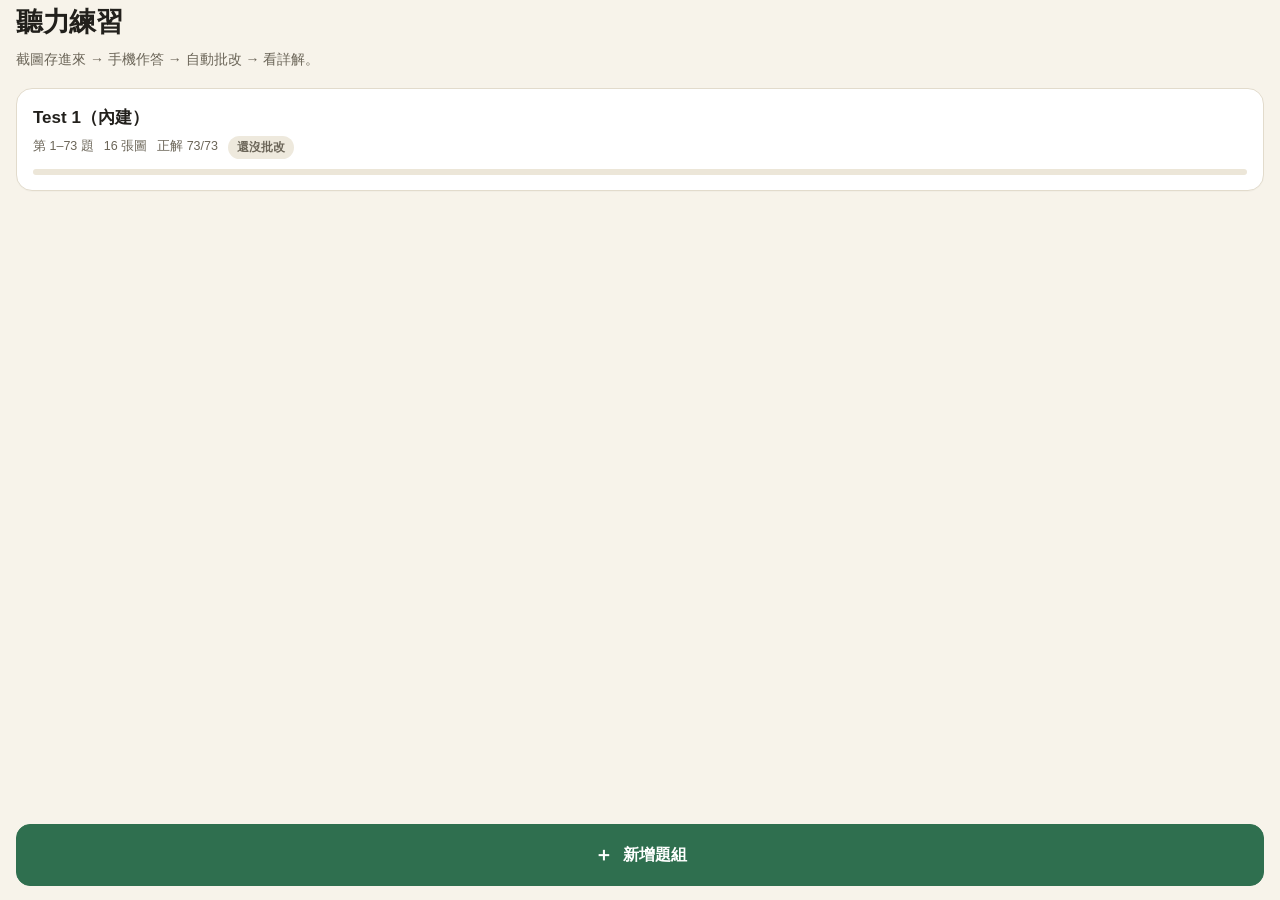
<file: index.html>
<!doctype html>
<html lang="zh-Hant">
<head>
<meta charset="utf-8">
<meta name="viewport" content="width=device-width, initial-scale=1, viewport-fit=cover, maximum-scale=1, user-scalable=no">
<meta name="apple-mobile-web-app-capable" content="yes">
<meta name="mobile-web-app-capable" content="yes">
<meta name="apple-mobile-web-app-status-bar-style" content="default">
<meta name="theme-color" content="#f7f3ea">
<title>聽力練習</title>
<link rel="icon" href="data:image/svg+xml,%3Csvg xmlns='http://www.w3.org/2000/svg' viewBox='0 0 64 64'%3E%3Crect width='64' height='64' rx='14' fill='%232f6f4f'/%3E%3Cpath d='M20 16v32M30 16v32M40 16v32' stroke='%23f7f3ea' stroke-width='5' stroke-linecap='round'/%3E%3C/svg%3E">
<style>
/* ==== 10-style.css ==== */
:root {
  --paper: #f7f3ea;
  --card: #ffffff;
  --ink: #22201c;
  --ink2: #6b6558;
  --line: #e2dbcc;
  --accent: #2f6f4f;
  --accent-soft: #e4efe6;
  --warn: #b4552d;
  --bad: #b3261e;
  --good: #2f6f4f;
  --safe-t: env(safe-area-inset-top, 0px);
  --safe-b: env(safe-area-inset-bottom, 0px);
  --r: 16px;
}
* { box-sizing: border-box; -webkit-tap-highlight-color: transparent; }
html, body { margin: 0; padding: 0; height: 100%; }
body {
  background: var(--paper);
  color: var(--ink);
  font: 16px/1.6 -apple-system, BlinkMacSystemFont, "Segoe UI", "PingFang TC", "Microsoft JhengHei", "Noto Sans TC", sans-serif;
  overscroll-behavior: none;
}
#app { height: 100vh; height: 100dvh; overflow: hidden; display: flex; flex-direction: column; }
button, input, select, textarea { font: inherit; color: inherit; }
button { cursor: pointer; border: 0; background: none; }

/* ---------- generic chrome ---------- */
.topbar {
  display: flex; align-items: center; gap: 10px;
  padding: calc(var(--safe-t) + 14px) 16px 12px;
  background: var(--paper);
  position: sticky; top: 0; z-index: 5;
}
.topbar h1 { font-size: 19px; margin: 0; flex: 1; font-weight: 800; letter-spacing: .02em; }
.topbar .sub { font-size: 12px; color: var(--ink2); font-weight: 500; }
.iconbtn {
  width: 38px; height: 38px; border-radius: 12px; display: flex; align-items: center; justify-content: center;
  font-size: 17px; background: #fff; border: 1px solid var(--line); color: var(--ink);
}
.pad { padding: 0 16px; }
.scroll { flex: 1; overflow-y: auto; -webkit-overflow-scrolling: touch; padding-bottom: calc(var(--safe-b) + 24px); }
.muted { color: var(--ink2); }
.small { font-size: 13px; }
.tiny { font-size: 11px; }
.center { text-align: center; }

.btn {
  display: flex; align-items: center; gap: 10px; justify-content: center;
  width: 100%; padding: 15px 16px; border-radius: 14px;
  background: #fff; border: 1px solid var(--line);
  font-size: 16px; font-weight: 700;
}
.btn.primary { background: var(--accent); border-color: var(--accent); color: #fff; }
.btn.ghost { background: transparent; }
.btn:disabled { opacity: .45; }
.btn .ic { font-size: 19px; }
.btncol { display: grid; gap: 10px; }

/* ---------- home ---------- */
.hero { padding: 6px 16px 18px; }
.hero .big { font-size: 27px; font-weight: 900; letter-spacing: -.01em; line-height: 1.25; }
.hero p { margin: 8px 0 0; color: var(--ink2); font-size: 14px; }
.setcard {
  background: var(--card); border: 1px solid var(--line); border-radius: var(--r);
  padding: 15px 16px; margin: 0 16px 12px; display: block; width: calc(100% - 32px); text-align: left;
  box-shadow: 0 1px 0 rgba(0,0,0,.02);
}
.setcard .nm { font-size: 17px; font-weight: 800; display: flex; align-items: center; gap: 8px; }
.setcard .meta { font-size: 12.5px; color: var(--ink2); margin-top: 5px; display: flex; gap: 10px; flex-wrap: wrap; }
.pill { display: inline-flex; align-items: center; gap: 4px; padding: 2px 9px; border-radius: 999px; font-size: 11.5px; font-weight: 700; }
.pill.good { background: var(--accent-soft); color: var(--accent); }
.pill.warn { background: #f7e7dd; color: var(--warn); }
.pill.grey { background: #eee9dd; color: var(--ink2); }
.bar { height: 6px; border-radius: 99px; background: #ece6d8; overflow: hidden; margin-top: 10px; }
.bar > i { display: block; height: 100%; background: var(--accent); border-radius: 99px; transition: width .25s; }
.empty { margin: 40px 24px; text-align: center; color: var(--ink2); font-size: 14px; line-height: 1.8; }
.fabwrap { position: sticky; bottom: 0; padding: 12px 16px calc(var(--safe-b) + 14px); background: linear-gradient(to top, var(--paper) 65%, rgba(247,243,234,0)); }

/* ---------- set hub ---------- */
.hubhead { padding: 0 16px 14px; }
.hubhead .nm { font-size: 24px; font-weight: 900; }
.stats { display: grid; grid-template-columns: repeat(3, 1fr); gap: 10px; margin: 14px 0 4px; }
.stat { background: #fff; border: 1px solid var(--line); border-radius: 14px; padding: 10px; text-align: center; }
.stat b { display: block; font-size: 20px; font-weight: 900; }
.stat span { font-size: 11px; color: var(--ink2); }
.menu { display: grid; gap: 10px; padding: 16px; }
.menu .btn { justify-content: flex-start; padding: 16px; }
.menu .btn .lbl { flex: 1; text-align: left; }
.menu .btn .lbl small { display: block; font-weight: 500; font-size: 12px; color: var(--ink2); }
.menu .btn.primary .lbl small { color: rgba(255,255,255,.8); }
.menu .btn .chev { color: var(--ink2); font-size: 15px; }
.menu .btn.primary .chev { color: rgba(255,255,255,.8); }

/* ---------- quiz ---------- */
.qwrap { flex: 1; display: flex; flex-direction: column; padding: 4px 16px calc(var(--safe-b) + 14px); }
.qhead { display: flex; align-items: baseline; gap: 10px; }
.qno { font-size: 40px; font-weight: 900; letter-spacing: -.02em; line-height: 1; }
.qno small { font-size: 14px; font-weight: 700; color: var(--ink2); letter-spacing: 0; }
.qhint { font-size: 12.5px; color: var(--ink2); margin-left: auto; }
.optcol { display: grid; gap: 10px; margin-top: 22px; }
.opt {
  display: flex; align-items: center; gap: 13px; width: 100%;
  padding: 17px 16px; border-radius: 14px; background: #fff; border: 1.5px solid var(--line);
  font-size: 20px; font-weight: 800; text-align: left;
  transition: transform .08s, background .15s, border-color .15s;
}
.opt:active { transform: scale(.985); }
.opt .ch {
  width: 34px; height: 34px; flex: none; border-radius: 10px; background: #f0ece1;
  display: flex; align-items: center; justify-content: center; font-size: 17px; font-weight: 900;
}
.opt.on { background: var(--accent-soft); border-color: var(--accent); }
.opt.on .ch { background: var(--accent); color: #fff; }
.opt.right { background: var(--accent-soft); border-color: var(--accent); }
.opt.right .ch { background: var(--accent); color: #fff; }
.opt.wrong { background: #fbeceb; border-color: var(--bad); }
.opt.wrong .ch { background: var(--bad); color: #fff; }
.opt .tag { margin-left: auto; font-size: 12px; font-weight: 800; }
.optgrid { display: grid; grid-template-columns: 1fr 1fr; gap: 12px; margin-top: 16px; }
.opt.big {
  justify-content: center; padding: 0; min-height: 92px; font-size: 34px; font-weight: 900;
  letter-spacing: .02em;
}
.peek { margin-top: auto; padding-top: 18px; }
.peek-lbl { font-size: 11.5px; color: var(--ink2); font-weight: 700; margin-bottom: 8px; letter-spacing: .04em; }
.peekrow { display: flex; gap: 8px; overflow-x: auto; padding: 2px 2px 6px; scrollbar-width: none; }
.peekrow::-webkit-scrollbar { display: none; }
.peekth {
  flex: none; width: 76px; aspect-ratio: 3 / 4; border-radius: 10px; overflow: hidden;
  border: 2px solid transparent; background: #fff; padding: 0; box-shadow: 0 1px 3px rgba(0,0,0,.08);
}
.peekth.on { border-color: var(--accent); }
.peekth img { width: 100%; height: 100%; object-fit: cover; display: block; }

/* 文字題 */
.qtext { margin-top: 14px; font-size: 20px; line-height: 1.5; font-weight: 700; letter-spacing: .01em; }
.zhtext { margin-top: 9px; font-size: 15px; font-weight: 500; color: var(--ink2); line-height: 1.65; }
.chipbtn { padding: 8px 12px; border-radius: 10px; border: 1px solid var(--line); background: #fff; font-size: 13px; font-weight: 700; color: var(--ink2); }
.chipbtn.on { background: var(--accent-soft); border-color: var(--accent); color: var(--accent); }
.optlist { display: grid; gap: 10px; margin-top: 16px; }
.optrow {
  display: flex; align-items: flex-start; gap: 12px; width: 100%; padding: 14px;
  border-radius: 13px; background: #fff; border: 1.5px solid var(--line);
  text-align: left; font-size: 16.5px; line-height: 1.45; font-weight: 600;
}
.optrow:active { transform: scale(.99); }
.optrow .ch { width: 28px; height: 28px; flex: none; border-radius: 8px; background: #f0ece1; display: flex; align-items: center; justify-content: center; font-size: 14px; font-weight: 900; }
.optrow .txt { flex: 1; }
.optrow.on { background: var(--accent-soft); border-color: var(--accent); }
.optrow.on .ch { background: var(--accent); color: #fff; }
.qwrap .navrow { margin-top: auto; }
.dq { font-size: 16.5px; line-height: 1.55; font-weight: 700; margin-bottom: 10px; }
.dopts { display: grid; gap: 6px; }
.dopt { display: flex; gap: 9px; align-items: flex-start; font-size: 14.5px; line-height: 1.5; padding: 7px 9px; border-radius: 9px; }
.dopt .ch { width: 22px; height: 22px; flex: none; border-radius: 6px; background: #f0ece1; display: flex; align-items: center; justify-content: center; font-size: 11.5px; font-weight: 900; }
.dopt .txt { flex: 1; }
.dopt.right { background: var(--accent-soft); }
.dopt.right .ch { background: var(--accent); color: #fff; }
.dopt.wrong { background: #fbeceb; }
.dopt.wrong .ch { background: var(--bad); color: #fff; }
.dopt .tag { font-size: 11px; font-weight: 800; color: var(--accent); white-space: nowrap; }
.audiohint { margin-top: auto; display: flex; gap: 12px; align-items: flex-start; background: #fff; border: 1px dashed #d8d0be; border-radius: 14px; padding: 15px; }
.audiohint .ah-ic { font-size: 22px; line-height: 1.2; }
.audiohint b { display: block; font-size: 15px; font-weight: 800; }
.audiohint span { display: block; font-size: 12.5px; color: var(--ink2); line-height: 1.55; margin-top: 4px; }
.qwrap .optgrid { margin-bottom: auto; }
.navrow { display: flex; gap: 10px; margin-top: 0; padding-top: 16px; }
.navrow .btn { padding: 14px; }

/* ---------- grade ---------- */
.score { text-align: center; padding: 18px 16px 8px; }
.score .big { font-size: 56px; font-weight: 900; line-height: 1; letter-spacing: -.03em; }
.score .big small { font-size: 20px; color: var(--ink2); font-weight: 800; }
.score .txt { color: var(--ink2); font-size: 13.5px; margin-top: 8px; }
.seg { display: flex; gap: 6px; background: #ece6d8; padding: 4px; border-radius: 12px; margin: 14px 16px; }
.seg button { flex: 1; padding: 9px; border-radius: 9px; font-size: 13px; font-weight: 700; color: var(--ink2); }
.seg button.on { background: #fff; color: var(--ink); box-shadow: 0 1px 3px rgba(0,0,0,.08); }
.grow {
  display: flex; align-items: center; gap: 12px; padding: 13px 16px; margin: 0 16px 8px;
  background: #fff; border: 1px solid var(--line); border-radius: 13px; width: calc(100% - 32px); text-align: left;
}
.grow .n { font-size: 15px; font-weight: 900; width: 34px; flex: none; }
.grow .ab { font-size: 13px; color: var(--ink2); }
.grow .ab b { font-size: 15px; }
.grow .mark { margin-left: auto; font-size: 18px; }
.grow.ok .mark { color: var(--good); }
.grow.ng .mark { color: var(--bad); }
.grow .pend { font-size: 12px; color: var(--warn); }

/* ---------- detail / notes ---------- */
.detail { padding: 0 16px calc(var(--safe-b) + 24px); }
.dcard { background: #fff; border: 1px solid var(--line); border-radius: var(--r); padding: 15px; margin-bottom: 12px; }
.dcard h3 { margin: 0 0 8px; font-size: 13px; color: var(--ink2); font-weight: 700; letter-spacing: .04em; }
.kv { display: flex; gap: 10px; align-items: center; margin-bottom: 4px; }
.chip { display: inline-flex; width: 32px; height: 32px; border-radius: 9px; align-items: center; justify-content: center; font-weight: 900; background: #f0ece1; }
.chip.good { background: var(--accent-soft); color: var(--accent); }
.chip.bad { background: #fbeceb; color: var(--bad); }
textarea.notes {
  width: 100%; min-height: 120px; padding: 12px; border-radius: 12px; border: 1px solid var(--line);
  background: #fdfcf8; resize: vertical; font-size: 15px; line-height: 1.7;
}

/* ---------- reader ---------- */
.reader { position: fixed; inset: 0; background: #161512; display: flex; flex-direction: column; z-index: 40; }
.reader .rbar {
  display: flex; align-items: center; gap: 8px; padding: calc(var(--safe-t) + 10px) 12px 10px;
  color: #efe9dc; font-size: 13px;
}
.reader .rbar .btn2 { background: rgba(255,255,255,.1); color: #efe9dc; border-radius: 10px; padding: 8px 12px; font-size: 13px; font-weight: 700; }
.reader .stage { flex: 1; position: relative; overflow: hidden; touch-action: none; }
.reader .stage img { position: absolute; top: 0; left: 0; transform-origin: 0 0; will-change: transform; user-select: none; -webkit-user-drag: none; }
.reader .rfoot { display: flex; align-items: center; gap: 8px; padding: 10px 12px calc(var(--safe-b) + 10px); }
.reader .rfoot .btn2 { flex: none; background: rgba(255,255,255,.1); color: #efe9dc; border-radius: 11px; padding: 11px 14px; font-size: 14px; font-weight: 700; }
.reader .rfoot .seg2 { flex: 1; display: flex; gap: 4px; background: rgba(255,255,255,.08); padding: 4px; border-radius: 11px; }
.reader .rfoot .seg2 button { flex: 1; color: #efe9dc; font-size: 12.5px; font-weight: 700; padding: 7px 4px; border-radius: 8px; }
.reader .rfoot .seg2 button.on { background: rgba(255,255,255,.9); color: #161512; }
.reader .rfoot .btn2:disabled { opacity: .3; }

/* ---------- sheet ---------- */
.sheetback { position: fixed; inset: 0; background: rgba(20,18,14,.45); z-index: 60; display: flex; align-items: flex-end; }
.sheet {
  width: 100%; background: var(--paper); border-radius: 20px 20px 0 0; padding: 16px 16px calc(var(--safe-b) + 16px);
  max-height: 78vh; display: flex; flex-direction: column; animation: up .18s ease-out;
}
@keyframes up { from { transform: translateY(24px); opacity: .6 } to { transform: none; opacity: 1 } }
.sheet h2 { margin: 0 0 12px; font-size: 16px; font-weight: 800; }
.jump { display: grid; grid-template-columns: repeat(6, 1fr); gap: 8px; overflow-y: auto; padding-bottom: 4px; }
.jump button { aspect-ratio: 1; border-radius: 11px; background: #fff; border: 1px solid var(--line); font-weight: 800; font-size: 14px; }
.jump button.done { background: var(--accent-soft); border-color: #bcd6c4; color: var(--accent); }
.jump button.cur { border-color: var(--accent); box-shadow: 0 0 0 2px var(--accent) inset; }
.jump button.ok { background: var(--accent); color: #fff; border-color: var(--accent); }
.jump button.ng { background: #fbeceb; color: var(--bad); border-color: #eec3bf; }

/* ---------- forms ---------- */
.field { margin-bottom: 14px; }
.field label { display: block; font-size: 12.5px; font-weight: 700; color: var(--ink2); margin-bottom: 6px; }
.field input[type=text], .field input[type=number] {
  width: 100%; padding: 13px 14px; border-radius: 12px; border: 1px solid var(--line); background: #fff; font-size: 16px;
}
.row2 { display: grid; grid-template-columns: 1fr 1fr; gap: 10px; }
.thumbs { display: grid; grid-template-columns: repeat(3, 1fr); gap: 8px; margin-bottom: 14px; }
.thumbs .th { position: relative; border-radius: 10px; overflow: hidden; border: 1px solid var(--line); background: #fff; aspect-ratio: 3/4; }
.thumbs .th img { width: 100%; height: 100%; object-fit: cover; display: block; }
.thumbs .th .x { position: absolute; top: 4px; right: 4px; width: 24px; height: 24px; border-radius: 50%; background: rgba(0,0,0,.55); color: #fff; font-size: 13px; display: flex; align-items: center; justify-content: center; }
.thumbs .th .n { position: absolute; bottom: 0; left: 0; right: 0; background: rgba(0,0,0,.45); color: #fff; font-size: 10px; text-align: center; padding: 1px; }
.pickzone {
  border: 1.5px dashed #cfc6b2; border-radius: var(--r); padding: 26px 16px; text-align: center;
  background: #fffdf8; color: var(--ink2); font-size: 14px; margin-bottom: 14px;
}
.pickzone .ic { font-size: 26px; display: block; margin-bottom: 6px; }
.pickzone b { color: var(--accent); }

.kindrow { display: grid; grid-template-columns: repeat(3, 1fr); gap: 8px; margin-bottom: 10px; }
.kindbtn { background: #fff; border: 1.5px solid var(--line); border-radius: 14px; padding: 12px 6px; font-size: 12.5px; font-weight: 800; line-height: 1.35; color: var(--ink2); }
.kindbtn .k-ic { display: block; font-size: 20px; margin-bottom: 5px; }
.kindbtn.on { border-color: var(--accent); background: var(--accent-soft); color: var(--accent); }

/* ---------- 掃描框選 ---------- */
.crop { position: fixed; inset: 0; background: #14130f; display: flex; flex-direction: column; z-index: 45; }
.crop .cbar { display: flex; align-items: center; gap: 8px; padding: calc(var(--safe-t) + 10px) 12px 8px; color: #efe9dc; }
.crop .cbar .btn2 { background: rgba(255,255,255,.12); color: #efe9dc; border-radius: 10px; padding: 10px 14px; font-size: 15px; font-weight: 800; }
.crop .ctitle { flex: 1; text-align: center; font-size: 13px; font-weight: 700; line-height: 1.35; }
.crop .ctitle span { display: block; font-size: 11px; font-weight: 500; color: #a8a294; margin-top: 2px; }
.cropstage { flex: 1; display: flex; align-items: center; justify-content: center; overflow: hidden; padding: 10px; }
.cropwrap { position: relative; line-height: 0; box-shadow: 0 4px 24px rgba(0,0,0,.55); touch-action: none; }
.cropwrap img { width: 100%; height: 100%; display: block; pointer-events: none; }
.cropwrap svg { position: absolute; inset: 0; width: 100%; height: 100%; pointer-events: none; }
.cropwrap .quad { fill: rgba(70,190,120,.12); stroke: #6fe3a3; stroke-width: 2.5; vector-effect: non-scaling-stroke; }
.hdl { position: absolute; width: 64px; height: 64px; transform: translate(-50%, -50%); display: grid; place-items: center; touch-action: none; cursor: grab; }
.hdl span { width: 30px; height: 30px; border-radius: 50%; background: rgba(111,227,163,.85); border: 3px solid #0d2a1c; box-shadow: 0 2px 10px rgba(0,0,0,.6); }
.hdl.grab span { background: #b6ffd4; transform: scale(1.15); }
.loupe { position: absolute; left: 50%; bottom: 8px; transform: translateX(-50%); width: 116px; height: 116px; border-radius: 50%; border: 3px solid #6fe3a3; box-shadow: 0 0 0 3px rgba(0,0,0,.55); background-repeat: no-repeat; pointer-events: none; display: none; }
.loupe.on { display: block; }
.loupe.low { bottom: auto; top: 8px; }
.crop .cfoot { display: flex; align-items: center; gap: 8px; padding: 10px 12px calc(var(--safe-b) + 12px); }
.crop .cfoot .seg2 { flex: 1; display: flex; gap: 4px; background: rgba(255,255,255,.1); padding: 4px; border-radius: 11px; }
.crop .cfoot .seg2 button { flex: 1; color: #efe9dc; font-size: 13px; font-weight: 700; padding: 10px 4px; border-radius: 8px; }
.crop .cfoot .seg2 button.on { background: rgba(255,255,255,.92); color: #14130f; }
.crop .cfoot .btn2 { background: #6fe3a3; color: #10231a; border-radius: 11px; padding: 14px 18px; font-size: 15px; font-weight: 800; }
.crop .cfoot .btn2.strong { background: #6fe3a3; }

#toast {
  position: fixed; left: 50%; top: calc(var(--safe-t) + 62px); transform: translate(-50%, -10px);
  background: #22201c; color: #fff; font-size: 13.5px; font-weight: 600; padding: 10px 16px;
  border-radius: 999px; opacity: 0; pointer-events: none; transition: .18s; z-index: 90; white-space: nowrap;
  max-width: 86vw; overflow: hidden; text-overflow: ellipsis;
}
#toast.show { opacity: 1; transform: translate(-50%, 0); }

</style>
<script>
window.addEventListener('error', function (e) {
  var el = document.getElementById('app');
  if (el && !el.dataset.rendered) {
    el.innerHTML = '<div style="padding:24px;font:14px/1.7 system-ui;color:#b3261e">載入失敗：' + (e.message || '不明錯誤') + '</div>';
  }
});
</script>
</head>
<body>
<div id="app"></div>
<div id="toast"></div>
<script>
const BANK = {"id": "builtin-test1", "name": "Test 1（內建）", "qFrom": 1, "qTo": 73, "pages": [{"url": "img/p160.jpg", "qFrom": 1, "qTo": 7}, {"url": "img/p161.jpg", "qFrom": 8, "qTo": 17}, {"url": "img/p162.jpg", "qFrom": 18, "qTo": 27}, {"url": "img/p163.jpg", "qFrom": 28, "qTo": 32}, {"url": "img/p164.jpg", "qFrom": 33, "qTo": 36}, {"url": "img/p165.jpg", "qFrom": 37, "qTo": 40}, {"url": "img/p166.jpg", "qFrom": 41, "qTo": 46}, {"url": "img/p167.jpg", "qFrom": 47, "qTo": 49}, {"url": "img/p168.jpg", "qFrom": 50, "qTo": 52}, {"url": "img/p169.jpg", "qFrom": 53, "qTo": 55}, {"url": "img/p170.jpg", "qFrom": 56, "qTo": 58}, {"url": "img/p171.jpg", "qFrom": 59, "qTo": 61}, {"url": "img/p172.jpg", "qFrom": 62, "qTo": 64}, {"url": "img/p173.jpg", "qFrom": 65, "qTo": 67}, {"url": "img/p174.jpg", "qFrom": 68, "qTo": 70}, {"url": "img/p175.jpg", "qFrom": 71, "qTo": 73}], "questions": {"1": {"q": "看照片，選出正確的描述。", "o": ["The woman is talking on the phone.", "The woman is using her cell phone.", "The woman is typing on the laptop.", "The woman is writing in her notebook."], "k": "A", "zq": "照片題", "zo": ["女子正在講電話。", "女子正在使用手機。", "女子正在用筆記型電腦打字。", "女子正在筆記本裡寫字。"]}, "2": {"q": "看照片，選出正確的描述。", "o": ["The woman is cooking some bacon.", "The woman is baking a cake.", "The woman is preparing for dinner.", "The woman is frying some fish."], "k": "A", "zq": "照片題", "zo": ["女子正在烹煮培根。", "女子正在烘焙蛋糕。", "女子正在準備晚餐。", "女子正在煎某種魚。"]}, "3": {"q": "看照片，選出正確的描述。", "o": ["The man is holding some seafood.", "The woman is baking a crab.", "They are scared of the crab.", "The family is shopping for breakfast."], "k": "A", "zq": "照片題", "zo": ["男子正拿著海鮮。", "女子正在烘焙螃蟹。", "他們都害怕這隻螃蟹。", "這家人正在購買早餐。"]}, "4": {"q": "看照片，選出正確的描述。", "o": ["The man is using a screwdriver to screw a nail into the building frame.", "The man is hammering something into a building frame.", "The man is making the frame with his hand.", "The man is wearing protective glasses."], "k": "B", "zq": "照片題", "zo": ["男子正在使用螺絲起子將釘子鎖進建築物的框架。", "男子正在用鐵鎚將某個物件敲進建築物的框架。", "男子正在用手製作框架。", "男子戴著護目鏡。"]}, "5": {"q": "看照片，選出正確的描述。", "o": ["There are some tables and chairs outdoors.", "There are some people sitting at the tables.", "There are plastic umbrellas on the tables.", "There are many flowers in the garden."], "k": "A", "zq": "照片題", "zo": ["戶外有一些桌椅。", "有些人坐在桌子旁。", "桌子上有塑膠傘。", "花園裡有許多花朵。"]}, "6": {"q": "看照片，選出正確的描述。", "o": ["They are looking at each other.", "The woman is typing on her computer.", "The man is using the calculator.", "The man is writing something onto the notepad."], "k": "D", "zq": "照片題", "zo": ["他們正看著彼此。", "女子正在用電腦打字。", "男子正在使用計算機。", "男子正在記事本上寫字。"]}, "7": {"q": "Where was the company picnic held?", "a": 1, "o": ["In April.", "Refreshments will be provided.", "At a park next to a lake."], "k": "C", "zq": "公司的野餐在哪裡舉行？", "zo": ["在四月。", "將會供應茶點。", "在湖邊的公園。"]}, "8": {"q": "Who's working at the front desk today?", "a": 1, "o": ["That's a difficult request.", "It's Katie Miller.", "Make room on your desk."], "k": "B", "zq": "今天誰站櫃檯？", "zo": ["那是個困難的請求。", "是凱蒂．米勒。", "把你的書桌騰出空間。"]}, "9": {"q": "Would you like to work together or separately?", "a": 1, "o": ["Actually, I prefer working alone.", "Let's gather the company's data.", "Before next Friday."], "k": "A", "zq": "你想要一起或個別工作？", "zo": ["其實，我偏好單獨工作。", "我們來匯集電腦資料吧。", "在下個週五前。"]}, "10": {"q": "Have you introduced yourself to the new employee?", "a": 1, "o": ["A new reward system will be introduced soon.", "No, I've been too busy today.", "Nice to meet you."], "k": "B", "zq": "你向新進員工自我介紹了嗎？", "zo": ["很快會推行一個新的獎勵機制。", "還沒有，我今天太忙了。", "很高興見到你。"]}, "11": {"q": "Where does this bus go to?", "a": 1, "o": ["You need a transit card.", "The bus stop is over there.", "It is headed downtown."], "k": "C", "zq": "這班公車開往哪裡？", "zo": ["你需要一張轉乘卡。", "公車站就在那裡。", "它開往市區。"]}, "12": {"q": "The elevator has been repaired, right?", "a": 1, "o": ["She works on the third floor.", "Yes, it is working again.", "That's not what I saw."], "k": "B", "zq": "電梯已經修好了，對吧？", "zo": ["她在三樓上班。", "是的，它又正常運轉了。", "我看到的並非如此。"]}, "13": {"q": "What was the cost of replacing the window?", "a": 1, "o": ["I think it was less than 60 dollars.", "In a department store.", "It wasn't difficult at all."], "k": "A", "zq": "更換窗戶要多少錢？", "zo": ["我想還不到 60 元。", "在百貨公司裡。", "一點都不困難。"]}, "14": {"q": "Will you be checking your email tomorrow?", "a": 1, "o": ["Look at the attachment.", "Actually, I'll be on vacation.", "We accept cash or check."], "k": "B", "zq": "你明天會查看電子郵件嗎？", "zo": ["看附件。", "事實上，我將要去度假。", "我們接受現金或支票。"]}, "15": {"q": "Have you considered building a fence?", "a": 1, "o": ["The house is for sale.", "Yes, we're doing that next.", "His remarks caused offense."], "k": "B", "zq": "你考慮過要圍個籬笆嗎？", "zo": ["房子在出售中。", "是的，我們接下來將會那麼做。", "他的話語冒犯了人。"]}, "16": {"q": "Why did the subway stop running early tonight?", "a": 1, "o": ["Because it's a holiday.", "Let's get off at the next station.", "No, I won't be running tomorrow."], "k": "A", "zq": "地鐵為何今晚提早收班？", "zo": ["因為今天是假日。", "我們在下一站下車吧。", "不，我明天不會去跑步。"]}, "17": {"q": "How was the museum tour?", "a": 1, "o": ["The window faces the street.", "Between Williams Street and Keller Avenue.", "It was very informative."], "k": "C", "zq": "博物館之旅怎麼樣？", "zo": ["這扇窗面向街道。", "在威廉斯街和凱勒大道之間。", "很有教育意義。"]}, "18": {"q": "Why weren't the flyers ready in time for the event?", "a": 1, "o": ["They're not frequent flyers.", "The copier malfunctioned.", "It was the company's 40th anniversary."], "k": "B", "zq": "傳單為何沒及時在這場活動前準備好？", "zo": ["他們不是飛行常客。", "影印機故障了。", "這是公司 40 週年紀念日。"]}, "19": {"q": "Who's speaking at tonight's opening ceremony?", "a": 1, "o": ["Front row seats.", "Mr. Gibson will close the door.", "A famous novelist."], "k": "C", "zq": "誰要在今晚的開幕典禮演講？", "zo": ["前排的座位。", "吉普森先生會關門。", "一位知名的小說家。"]}, "20": {"q": "When should I turn on the air conditioner?", "a": 1, "o": ["When it reaches 25 degrees.", "I agree with you.", "They'll be on in about an hour."], "k": "A", "zq": "我應該什麼時候開空調？", "zo": ["氣溫到達 25 度時。", "我同意你的看法。", "它們大約一小時後會啟動。"]}, "21": {"q": "Which seat is mine?", "a": 1, "o": ["It's a comfortable chair.", "Please sit anywhere.", "Keep that in mind."], "k": "B", "zq": "哪一個座位是我的？", "zo": ["這是一張舒適的椅子。", "請隨意就座。", "請謹記在心。"]}, "22": {"q": "I couldn't get a hold of George.", "a": 1, "o": ["Hold the line, please.", "Some empty boxes.", "Try calling back later."], "k": "C", "zq": "我無法與喬治取得聯繫。", "zo": ["請先別掛電話。", "一些空的盒子。", "試著稍後再打電話。"]}, "23": {"q": "Shouldn't our food have been served by now?", "a": 1, "o": ["It was delicious.", "Yes, the service is rather slow tonight.", "I'll order the tomato pasta."], "k": "B", "zq": "現在不是該上我們的餐點嗎？", "zo": ["相當美味。", "是的，今晚的服務速度很緩慢。", "我要點番茄義大利麵。"]}, "24": {"q": "Why don't we take a group picture?", "a": 1, "o": ["Sure, let's do it on the steps.", "A digital camera.", "Yes, she looks attractive in this picture."], "k": "A", "zq": "我們何不來拍團體照？", "zo": ["好啊，我們在階梯上拍吧。", "一台數位相機。", "是的，照片裡的她看起來很迷人。"]}, "25": {"q": "This new coffee maker was very expensive.", "a": 1, "o": ["He has extensive management experience.", "There's a paper jam in the copy machine.", "That's why the coffee tastes great."], "k": "C", "zq": "這台新的咖啡機非常貴。", "zo": ["他擁有很廣泛的管理經驗。", "影印機卡紙了。", "那就是為什麼這咖啡很好喝。"]}, "26": {"q": "Are you going out for dinner or staying in?", "a": 1, "o": ["I'm going to order delivery.", "Please bring the bill.", "At a convenient time."], "k": "A", "zq": "你要外出吃晚餐還是待在家裡？", "zo": ["我要點外送。", "請將帳單拿過來。", "在方便的時候。"]}, "27": {"q": "Would you like to borrow this book when I finish reading it?", "a": 1, "o": ["Ms. Watson will be leading the team.", "I'm going to book a table for dinner.", "No, I'll get it from the library."], "k": "C", "zq": "等我讀完這本書時，你想要借閱嗎？", "zo": ["華生女士將會帶領這個團隊。", "我將要訂晚餐的桌位。", "不，我要去圖書館借。"]}, "28": {"q": "Didn't you receive a paycheck?", "a": 1, "o": ["No, they are distributed next week.", "Sure, I'll send him an email.", "She wants to get the promotion."], "k": "A", "zq": "你沒有收到薪資支票嗎？", "zo": ["沒有，下星期才會發放。", "當然，我會寄電子郵件給他。", "她想要獲得晉升。"]}, "29": {"q": "You set up chairs in the conference room, didn't you?", "a": 1, "o": ["I need a reference book.", "Yes, 200 seats in total.", "No, I couldn't find the email address."], "k": "B", "zq": "你在會議室裡擺放了椅子，對吧？", "zo": ["我需要一本參考書籍。", "是的，總共 200 個座位。", "不，我找不到那個電子郵件信箱。"]}, "30": {"q": "I was very impressed with Alex's singing.", "a": 1, "o": ["I forgot the singer's name.", "Where is the concert?", "Yes, he has a wonderful voice."], "k": "C", "zq": "我對亞力克斯的歌聲印象深刻。", "zo": ["我忘了歌手的名字。", "音樂會在哪裡？", "是的，他有很棒的嗓音。"]}, "31": {"q": "How about renting a larger space for the party?", "a": 1, "o": ["Is that really necessary?", "I returned the equipment.", "I'm not a tenant."], "k": "A", "zq": "為這派對租個較大的場地如何？", "zo": ["有這個必要嗎？", "我歸還了設備。", "我不是房客。"]}, "32": {"q": "What are the speakers mainly discussing?", "o": ["A training seminar", "The installation of a television", "The date of a presentation", "A software upgrade"], "k": "B", "zq": "對話者主要在討論什麼？", "zo": ["培訓研討會", "安裝電視機", "簡報日期", "軟體更新"]}, "33": {"q": "What is the problem?", "o": ["The necessary tools are unavailable.", "The office is closed.", "The wall is too weak.", "The phone number was wrong."], "k": "A", "zq": "出了什麼問題？", "zo": ["缺少必要的工具", "辦公室關閉了", "牆壁太薄弱", "電話號碼有誤"]}, "34": {"q": "What most likely will the man do first tomorrow?", "o": ["Order a replacement part", "Consult an instruction manual", "Contact the woman", "Fill out a work order"], "k": "C", "zq": "男子明天最有可能先做什麼？", "zo": ["訂購更換的零件", "查詢說明書", "聯繫女子", "填寫工作通知單"]}, "35": {"q": "What position is the man applying for?", "o": ["Lecturer", "Editor", "Journalist", "Superintendent"], "k": "A", "zq": "男子應徵什麼職務？", "zo": ["講師", "編輯", "記者", "主管"]}, "36": {"q": "What makes the man qualified for the position?", "o": ["His academic background", "His work experience", "His popularity", "His eloquence"], "k": "B", "zq": "什麼使男子符合這項職務的條件？", "zo": ["他的學術背景", "他的資歷", "他的名氣", "他的口才"]}, "37": {"q": "What extra benefit does the woman mention?", "o": ["Health insurance", "Flexible hours", "A lot of free time", "Regular incentives"], "k": "C", "zq": "女子提到什麼額外的福利？", "zo": ["健康保險", "彈性工時", "許多的空閒時間", "常態的獎勵"]}, "38": {"q": "What are the speakers mainly discussing?", "o": ["An interior renovation", "A product launch", "A luncheon reservation", "A budget proposal"], "k": "A", "zq": "對話者主要在討論什麼？", "zo": ["室內整修", "產品發表", "午餐訂位", "預算提案"]}, "39": {"q": "What does the man say about the dining room?", "o": ["It needs more lighting.", "It is quite cold.", "It is spacious.", "It is too loud."], "k": "C", "zq": "關於飯廳，男子說了什麼？", "zo": ["它需要更多採光", "它相當寒冷", "它空間寬敞", "它太大聲"]}, "40": {"q": "What does the man suggest the woman do?", "o": ["Repaint the walls a brighter color", "Compensate guests who have reservations", "Draft a budget proposal", "Open a bank account"], "k": "B", "zq": "男子提議女子做什麼？", "zo": ["將牆壁重新油漆成較亮的顏色", "補償已經訂位的客人", "起草預算提案", "開立銀行帳戶"]}, "41": {"q": "What is the man concerned about?", "o": ["Getting his camera fixed", "Receiving sick leave from work", "Preparing for a party", "Introducing a client"], "k": "C", "zq": "男子在擔心什麼事？", "zo": ["修理他的相機", "請病假不去上班", "為派對做準備", "介紹一名客戶"]}, "42": {"q": "According to the man, why does Greg like his new job?", "o": ["It offers better vacation time.", "It pays a higher salary.", "It matches his abilities.", "It provides health benefits."], "k": "C", "zq": "根據男子，葛雷格為何喜歡他的新工作？", "zo": ["它提供較好的休假時間", "它付給較高的薪資", "它符合他的能力", "它提供了健康福利"]}, "43": {"q": "What most likely will the woman do next?", "o": ["Take a group photo", "Attend a Christmas party", "Contact Greg", "Send an email attachment"], "k": "D", "zq": "女子接下來最有可能做什麼？", "zo": ["拍團體照", "參加聖誕派對", "聯繫葛雷格", "寄電子郵件附件"]}, "44": {"q": "What is the man concerned about?", "o": ["Finishing a project on time", "Paying for his new mobile phone", "Repairing a piece of equipment", "Learning a new skill"], "k": "D", "zq": "男子在擔心什麼事？", "zo": ["準時完成專案", "付款買新的行動電話", "修理一件器材設備", "學習新技巧"]}, "45": {"q": "Where do the speakers work?", "o": ["At a repair shop", "At an electronics store", "At a marketing firm", "At a design company"], "k": "D", "zq": "對話者們在哪裡工作？", "zo": ["在維修店", "在電子產品店", "在行銷公司", "在設計公司"]}, "46": {"q": "What does the woman offer to do?", "o": ["Provide assistance", "Pay in cash", "Fill in for the man", "Email a user manual"], "k": "A", "zq": "女子提議要做什麼？", "zo": ["提供協助", "以現金付款", "為男子代班", "用電子郵件寄送使用者手冊"]}, "47": {"q": "Who most likely is the man?", "o": ["A shop owner", "A construction worker", "A local resident", "A market researcher"], "k": "D", "zq": "男子最有可能是什麼人？", "zo": ["商店業主", "建築工人", "當地居民", "市場研究員"]}, "48": {"q": "What does the woman mention about the mall?", "o": ["It was recently renovated.", "It has sufficient parking space.", "It is attracting many tourists.", "It is located outside of town."], "k": "B", "zq": "關於商場，女子提到什麼？", "zo": ["它才剛翻修過", "它有足夠的停車空間", "它吸引了許多遊客", "它座落於城鎮之外"]}, "49": {"q": "Why does the woman usually visit the mall?", "o": ["To purchase groceries", "To meet with her clients", "To buy clothing", "To deliver products"], "k": "C", "zq": "女子為何經常逛商場？", "zo": ["為了購買雜貨", "為了與客戶會面", "為了購買服飾", "為了運送貨品"]}, "50": {"q": "What are the speakers discussing?", "o": ["Orders for office supplies", "Equipment for a conference", "The budget reports", "Their colleague"], "k": "A", "zq": "對話者們在討論什麼？", "zo": ["辦公用品的訂單", "會議使用的設備", "預算報告", "他們的同事"]}, "51": {"q": "Why does the man mention when the supply company closes?", "o": ["To inform her of the business hours", "To let her know she can't order anything", "To explain that the second order would be late", "To imply that new equipment can't be ordered tomorrow"], "k": "C", "zq": "男子為何跟女子提到供貨公司何時關門？", "zo": ["為了告知她營業時間", "為了讓她知道她無法訂購任何東西", "為了解釋第二份訂單將會延遲", "為了暗示新的設備明天無法訂購"]}, "52": {"q": "What does the woman offer to do?", "o": ["Pay for the new order", "Order the supplies herself", "Cancel a meeting", "Speak to their colleague"], "k": "D", "zq": "女子提議她要做什麼事？", "zo": ["為新的訂單付款", "親自訂購用品", "取消會議", "與他們的同事交談"]}, "53": {"q": "What is the problem?", "o": ["The plane tickets were not booked", "A meeting had to be rescheduled", "The meeting was a failure", "A deadline has been changed"], "k": "B", "zq": "出了什麼問題？", "zo": ["未預訂機票", "必須重新安排會議時間", "會議很失敗", "變更最後的期限"]}, "54": {"q": "Which part of the business trip will be postponed?", "o": ["The meeting in New York", "The meeting in Wisconsin", "The meeting in Washington", "The meeting in Westboro"], "k": "C", "zq": "這趟出差的哪個部分將被推遲？", "zo": ["在紐約的會議", "在威斯康辛的會議", "在華盛頓的會議", "在威斯特布路的會議"]}, "55": {"q": "What does the man mean when he says \"that's not a bad idea\"?", "o": ["He thinks it is a bad idea.", "He agrees with the proposed solution.", "He wants to hear other ideas.", "He disagrees with the solution."], "k": "B", "zq": "男子說「那是個不錯的點子」時，指的是什麼意思？", "zo": ["他認為那是個壞點子", "他同意所提出的解決方案", "他想要聽其他的想法", "他不同意解決方案"]}, "56": {"q": "What was the woman doing in Australia?", "o": ["Conducting business", "Studying abroad", "Taking a vacation", "Searching for employees"], "k": "C", "zq": "女子在澳洲做什麼？", "zo": ["出差", "留學", "度假", "找員工"]}, "57": {"q": "What does the woman imply when she says \"is this Robert Wilder's application?\"", "o": ["She is surprised to see the application.", "She will reject the application.", "She doesn't understand something.", "She agrees with the application."], "k": "A", "zq": "女子說「這是羅伯．懷德的應徵函嗎」，她在暗示什麼？", "zo": ["她看到這份應徵函感到很驚訝", "她將會拒絕這項應徵", "她不了解某件事", "她同意這項申請"]}, "58": {"q": "How does the woman know Robert Wilder?", "o": ["They went to college together.", "They work in the same department.", "They play baseball together.", "They play tennis together."], "k": "D", "zq": "女子是如何認識羅伯．懷德的？", "zo": ["他們一起上大學", "他們在相同的部門工作", "他們一起打棒球", "他們一起打網球"]}, "59": {"q": "What is the woman concerned about?", "o": ["Getting extra vacation", "Doing too much work", "Not having time for her children", "Preparing a report"], "k": "C", "zq": "女子在意什麼事？", "zo": ["獲得額外的假期", "做太多的工作", "沒有時間陪孩子", "準備一份報告"]}, "60": {"q": "What does the man suggest?", "o": ["Fire the manager", "Wait until their vacation", "Hire a new employee", "Have some extra vacation days"], "k": "D", "zq": "男子建議什麼？", "zo": ["解聘經理", "等到放假再說", "僱用一名新員工", "多放幾天假"]}, "61": {"q": "What does the woman say she will have to do?", "o": ["Hire a babysitter", "Go to another company", "Ask her husband", "Finish her sales reports"], "k": "A", "zq": "女子說她將必須做什麼？", "zo": ["僱用一名保姆", "去另一家公司", "詢問她的丈夫", "完成她的銷售報告"]}, "62": {"q": "What does the woman have on Friday?", "o": ["A dinner", "A seminar", "A meeting", "An office party"], "k": "C", "zq": "女子在星期五有什麼事？", "zo": ["晚餐", "研討會", "會議", "公司聚會"]}, "63": {"q": "Look at the graphic. How much will the woman pay for the furniture?", "o": ["$165", "$195", "$307", "$614"], "k": "D", "zq": "參看圖表，女子要為家具付多少錢？", "zo": ["165 元", "195 元", "307 元", "614 元"]}, "64": {"q": "What does the man say he will do?", "o": ["Arrange free delivery", "Deliver the furniture in the evening", "Send a confirmation", "Deliver the table himself"], "k": "A", "zq": "男子說他會做什麼？", "zo": ["安排免費運送", "在夜晚運送家具", "寄送確認書", "親自運送桌子"]}, "65": {"q": "Why does the woman call?", "o": ["To get an upgrade", "To book a flight to Korea and Japan", "To cancel her flight to Singapore", "To sign up for a mileage card"], "k": "A", "zq": "女子為何打電話？", "zo": ["為了獲得升等", "為了預訂前往韓國和日本的班機", "為了取消前往新加坡的班機", "為了申請哩程卡"]}, "66": {"q": "Look at the graphic. How many points will the woman use?", "o": ["50,000", "60,000", "70,000", "80,000"], "k": "B", "zq": "參看圖表，女子將會使用多少點數？", "zo": ["50,000", "60,000", "70,000", "80,000"]}, "67": {"q": "What suggestion does the man give the woman?", "o": ["Upgrade her flight to Korea", "Make the request after her trip to Korea and Japan", "Book a different flight", "Cancel her reservation"], "k": "B", "zq": "男子給女子什麼建議？", "zo": ["升等她的韓國班機", "在韓日之旅後提出申請", "訂不同的班機", "取消她的預訂"]}, "68": {"q": "What are the speakers discussing?", "o": ["Their GPS systems", "Which coffee shop to visit", "How far Cambridge is from their apartments", "The fastest route to work"], "k": "D", "zq": "對話者們在討論什麼？", "zo": ["他們的 GPS 系統", "要造訪哪家咖啡店", "康橋街距離他們的公寓有多遠", "上班最快的路線"]}, "69": {"q": "What does the woman want to do?", "o": ["Keep losing the game", "Make more money than the man does", "Get to work faster than the man does", "Participate in a car race"], "k": "C", "zq": "女子想要做什麼？", "zo": ["持續輸掉比賽", "比男子賺更多的錢", "比男子更快到公司", "參加賽車"]}, "70": {"q": "Look at the list. Which shop does the man most likely stop at?", "o": ["Coffee Bean", "Tea Shop", "Java the Cup", "Jake's Diner"], "k": "C", "zq": "參看圖表，男子最有可能去哪一家店？", "zo": ["咖啡豆", "茶店", "爪哇杯", "傑克餐廳"]}, "71": {"q": "Where most likely does the speaker work?", "o": ["At a theater", "At a car dealership", "At a retail store", "At a library"], "k": "C", "zq": "發話者最有可能在哪裡工作？", "zo": ["在戲院", "在汽車經銷商", "在零售店", "在圖書館"]}, "72": {"q": "What is the listener asked to double-check?", "o": ["Accurate pricing", "Sales figures", "Business hours", "Name tags"], "k": "A", "zq": "聽者被要求要再確認什麼？", "zo": ["正確的標價", "銷售數字", "營業時間", "名牌"]}, "73": {"q": "When should the listener contact the speaker?", "o": ["If an employee is late for work", "If a technical problem occurs", "If an item is out of stock", "If a customer is dissatisfied"], "k": "D", "zq": "聽者應該何時聯繫發話者？", "zo": ["若員工遲到時", "若發生了技術性的問題時", "若產品缺貨時", "若顧客不滿意時"]}}};
/* ==== 20-store.js ==== */
/* ===== 20-store.js — 資料層 ===== */
const LETTERS = ['A', 'B', 'C', 'D'];
const DB_NAME = 'lp-db';
const DB_VER = 1;
let _db = null;

function openDB() {
  return new Promise((res, rej) => {
    if (_db) return res(_db);
    if (!window.indexedDB) return rej(new Error('這個瀏覽器不支援離線儲存'));
    const r = indexedDB.open(DB_NAME, DB_VER);
    r.onupgradeneeded = () => {
      const d = r.result;
      if (!d.objectStoreNames.contains('sets')) d.createObjectStore('sets', { keyPath: 'id' });
    };
    r.onsuccess = () => { _db = r.result; res(_db); };
    r.onerror = () => rej(r.error);
  });
}
async function dbAll() {
  const d = await openDB();
  return new Promise((res, rej) => {
    const req = d.transaction('sets', 'readonly').objectStore('sets').getAll();
    req.onsuccess = () => res((req.result || []).sort((a, b) => (b.createdAt || 0) - (a.createdAt || 0)));
    req.onerror = () => rej(req.error);
  });
}
async function dbGet(id) {
  const d = await openDB();
  return new Promise((res, rej) => {
    const req = d.transaction('sets', 'readonly').objectStore('sets').get(id);
    req.onsuccess = () => res(req.result || null);
    req.onerror = () => rej(req.error);
  });
}
async function dbPut(s) {
  const d = await openDB();
  s.updatedAt = Date.now();
  return new Promise((res, rej) => {
    const req = d.transaction('sets', 'readwrite').objectStore('sets').put(s);
    req.onsuccess = () => res(true);
    req.onerror = () => rej(req.error);
  });
}
async function dbDel(id) {
  const d = await openDB();
  return new Promise((res, rej) => {
    const req = d.transaction('sets', 'readwrite').objectStore('sets').delete(id);
    req.onsuccess = () => res(true);
    req.onerror = () => rej(req.error);
  });
}

/* 內建題組（由 build.py 把 bank/*.json 注入成 BANK） */
function builtinSet() {
  if (typeof BANK === 'undefined' || !BANK || !BANK.questions) return null;
  const pages = BANK.pages.map(p => ({ id: uid(), url: p.url, qFrom: p.qFrom, qTo: p.qTo, role: 'key' }));
  const key = {};
  Object.keys(BANK.questions).forEach(n => {
    const q = BANK.questions[n];
    if (q && q.k) key[n] = q.k;
  });
  return {
    id: BANK.id, name: BANK.name, builtin: true,
    createdAt: Date.now(), updatedAt: Date.now(),
    qFrom: BANK.qFrom, qTo: BANK.qTo,
    pages, questions: BANK.questions, key,
    answers: {}, notes: {}, lastScore: null
  };
}

function uid() { return Date.now().toString(36) + Math.random().toString(36).slice(2, 7); }
function qlist(set) {
  const out = [];
  for (let n = set.qFrom; n <= set.qTo; n++) out.push(n);
  return out;
}
function esc(s) {
  return String(s == null ? '' : s).replace(/[&<>"']/g, c => ({ '&': '&amp;', '<': '&lt;', '>': '&gt;', '"': '&quot;', "'": '&#39;' }[c]));
}

/* 圖片壓縮：長邊上限 2200px、JPEG 0.85，一張約 300–600KB */
async function compressFile(file) {
  const bitmap = await (async () => {
    if (window.createImageBitmap) { try { return await createImageBitmap(file); } catch (e) { /* fall through */ } }
    return await new Promise((res, rej) => {
      const img = new Image();
      img.onload = () => res(img);
      img.onerror = () => rej(new Error('這張圖片讀不進來'));
      img.src = URL.createObjectURL(file);
    });
  })();
  const w0 = bitmap.width, h0 = bitmap.height;
  const MAX = 2200;
  const k = Math.min(1, MAX / Math.max(w0, h0));
  const w = Math.round(w0 * k), h = Math.round(h0 * k);
  const cv = document.createElement('canvas');
  cv.width = w; cv.height = h;
  const cx = cv.getContext('2d');
  cx.imageSmoothingQuality = 'high';
  cx.drawImage(bitmap, 0, 0, w, h);
  const url = cv.toDataURL('image/jpeg', 0.85);
  return { id: uid(), url, w, h, bytes: Math.round(url.length * 0.75) };
}

/* ==== 40-ui.js ==== */
/* ===== 40-ui.js — 畫面 ===== */
const app = document.getElementById('app');
const S = {
  sets: [], set: null, screen: 'home',
  q: 0, filter: 'all', detailNo: null, overlay: null,
  reader: { page: 0, s: 1, tx: 0, ty: 0, col: 'full', bright: 100, contrast: 100 },
  showZh: false, showStem: false,
  imp: { pages: [], name: '', qFrom: 1, qTo: 30, busy: false, note: '', kind: 'book', mode: 'gray' }
};

function toast(msg) {
  const t = document.getElementById('toast');
  if (!t) return;
  t.textContent = msg;
  t.classList.add('show');
  clearTimeout(toast._t);
  toast._t = setTimeout(() => t.classList.remove('show'), 1800);
}

let _saveT = null;
function save() {
  if (!S.set) return;
  clearTimeout(_saveT);
  _saveT = setTimeout(() => {
    const copy = S.set;
    dbPut(copy).catch(() => toast('儲存失敗'));
    const i = S.sets.findIndex(x => x.id === copy.id);
    if (i >= 0) S.sets[i] = { ...copy, pageCount: copy.pages.length, pages: [] };
  }, 120);
}

/* ---------- 首頁 ---------- */
function setCard(s) {
  const isScan = s.kind === 'scan';
  const pages = (s.pages && s.pages.length) || s.pageCount || 0;
  if (isScan) {
    return `<button class="setcard" data-act="open" data-id="${s.id}">
      <div class="nm">${esc(s.name)} <span class="pill grey">掃描文件</span></div>
      <div class="meta"><span>${pages} 頁</span><span>可以放大讀、可匯出 PDF</span></div>
    </button>`;
  }
  const list = qlist(s), total = list.length;
  const ans = list.filter(n => s.answers[n]).length;
  const keyed = list.filter(n => s.key[n]).length;
  const ls = s.lastScore;
  const pct = total ? Math.round(ans / total * 100) : 0;
  const pill = ls
    ? `<span class="pill ${ls.ok / ls.keyed >= 0.8 ? 'good' : 'warn'}">上次 ${ls.ok}/${ls.keyed}</span>`
    : `<span class="pill grey">還沒批改</span>`;
  const done = ans === total;
  return `<button class="setcard" data-act="open" data-id="${s.id}">
    <div class="nm">${esc(s.name)} ${done ? '<span class="pill good">已作答</span>' : (ans ? `<span class="pill warn">作答中 ${ans}/${total}</span>` : '')}</div>
    <div class="meta"><span>第 ${s.qFrom}–${s.qTo} 題</span><span>${pages} 張圖</span><span>正解 ${keyed}/${total}</span>${pill}</div>
    <div class="bar"><i style="width:${pct}%"></i></div>
  </button>`;
}

function viewHome() {
  return `
  <div class="scroll">
    <div class="hero">
      <div class="big">聽力練習</div>
      <p>截圖存進來 → 手機作答 → 自動批改 → 看詳解。</p>
    </div>
    ${S.sets.length ? S.sets.map(setCard).join('') : `<div class="empty">還沒有題組。<br><br>按下面「新增題組」，<br>一次選好幾張題目截圖就可以開始。</div>`}
  </div>
  <div class="fabwrap">
    ${S.sets.some(s => s.builtin) ? '' : `<button class="btn" data-act="addBuiltin" style="margin-bottom:10px"><span class="ic">📚</span>加入內建 Test 1（73 題）</button>`}
    <button class="btn primary" data-act="new"><span class="ic">＋</span>新增題組</button>
  </div>`;
}

/* ---------- 題組主頁 ---------- */
function viewSet() {
  const st = S.set, list = qlist(st), total = list.length;
  const ans = list.filter(n => st.answers[n]).length;
  const keyed = list.filter(n => st.key[n]).length;
  const ls = st.lastScore;
  const canGrade = keyed > 0 && ans > 0;
  if (st.kind === 'scan') {
    return `
  <div class="topbar">
    <button class="iconbtn" data-act="home">‹</button>
    <h1>${esc(st.name)}</h1>
    <button class="iconbtn" data-act="more">⋯</button>
  </div>
  <div class="scroll">
    <div class="hubhead">
      <div class="stats" style="grid-template-columns:1fr 1fr">
        <div class="stat"><b>${st.pages.length}</b><span>頁數</span></div>
        <div class="stat"><b>掃描</b><span>已增強對比</span></div>
      </div>
    </div>
    <div class="menu">
      <button class="btn primary" data-act="readerOpen"><span class="ic">📖</span><span class="lbl">閱讀<small>放大、左半／右半、調亮度</small></span><span class="chev">›</span></button>
      <button class="btn" data-act="pdf"><span class="ic">🖨</span><span class="lbl">匯出 PDF<small>存到手機或列印</small></span><span class="chev">›</span></button>
      <button class="btn" data-act="addPageScan"><span class="ic">＋</span><span class="lbl">加頁面<small>再拍幾頁加進來</small></span><span class="chev">›</span></button>
    </div>
  </div>`;
  }
  return `
  <div class="topbar">
    <button class="iconbtn" data-act="home">‹</button>
    <h1>${esc(st.name)}</h1>
    <button class="iconbtn" data-act="more">⋯</button>
  </div>
  <div class="scroll">
    <div class="hubhead">
      <div class="stats">
        <div class="stat"><b>${total}</b><span>題數</span></div>
        <div class="stat"><b>${ans}/${total}</b><span>已作答</span></div>
        <div class="stat"><b>${ls ? ls.ok + '/' + ls.keyed : '—'}</b><span>${ls ? '上次分數' : '未批改'}</span></div>
      </div>
    </div>
    <div class="menu">
      <button class="btn primary" data-act="quiz"><span class="ic">✏️</span><span class="lbl">開始作答<small>${ans ? `從第 ${nextUnanswered()} 題繼續` : '一題一個畫面，按 A B C D'}</small></span><span class="chev">›</span></button>
      <button class="btn" data-act="readerOpen"><span class="ic">📖</span><span class="lbl">讀題（放大看圖）<small>可放大、可只顯示左半或右半</small></span><span class="chev">›</span></button>
      <button class="btn" data-act="keys"><span class="ic">🔑</span><span class="lbl">設定正解<small>${keyed ? `已設定 ${keyed} / ${total} 題` : '照書上解答點一次就好'}</small></span><span class="chev">›</span></button>
      <button class="btn" data-act="grade" ${canGrade ? '' : 'disabled'}><span class="ic">✅</span><span class="lbl">批改<small>${canGrade ? '看成績與錯題' : (keyed ? '先作答才能批改' : '要先設定正解')}</small></span><span class="chev">›</span></button>
      <div class="row2">
        <button class="btn" data-act="addRolePage" data-v="book" style="padding:12px;font-size:13px">＋ 題本頁</button>
        <button class="btn" data-act="addRolePage" data-v="key" style="padding:12px;font-size:13px">＋ 解答頁</button>
      </div>
      <input type="file" id="fileInSet" accept="image/*" multiple hidden>
    </div>
  </div>`;
}
function nextUnanswered() {
  const list = qlist(S.set);
  for (let i = 0; i < list.length; i++) if (!S.set.answers[list[i]]) return list[i];
  return list[0];
}

/* ---------- 作答 / 正解 ---------- */
function viewQuiz(isKey) {
  const st = S.set, list = qlist(st), total = list.length;
  S.q = Math.max(0, Math.min(total - 1, S.q));
  const n = list[S.q];
  const src = isKey ? st.key : st.answers;
  const cur = src[n] || '';
  const ans = list.filter(x => src[x]).length;
  const Q = (st.questions || {})[n];
  const opts = Q && Q.o ? Q.o : null;
  const letters = opts ? LETTERS.slice(0, opts.length) : LETTERS;
  const act = isKey ? 'setKey' : 'pick';
  // 純聽力題（第 2 大題）：作答時只顯示 A B C D
  const audioOnly = !!(Q && Q.a) && !S.showStem;
  const showText = !!Q && !audioOnly;
  return `
  <div class="topbar">
    <button class="iconbtn" data-act="backSet">✕</button>
    <h1>${isKey ? '設定正解' : '作答'}<span class="sub"> 第 ${S.q + 1} / ${total} 題</span></h1>
    <button class="iconbtn" data-act="jump">☰</button>
  </div>
  <div class="pad"><div class="bar"><i style="width:${ans / total * 100}%"></i></div></div>
  <div class="qwrap">
    <div class="qhead">
      <div class="qno">${n}<small> 題</small></div>
      ${Q && Q.zq && !audioOnly ? `<button class="chipbtn ${S.showZh ? 'on' : ''}" data-act="zh">中文</button>` : ''}
      ${Q && Q.a ? `<button class="chipbtn ${S.showStem ? 'on' : ''}" data-act="stem">${S.showStem ? '隱藏' : '顯示'}</button>` : ''}
      ${isKey ? `<button class="chipbtn" data-act="openKeyPage">解答</button>` : ''}
      <button class="btn" style="width:auto;padding:9px 13px;font-size:13px;margin-left:auto" data-act="openQ" data-v="${n}"><span class="ic">📄</span>原圖</button>
    </div>
    ${audioOnly ? `<div class="audiohint"><span class="ah-ic">🎧</span><div><b>純聽力作答</b><span>聽音檔，選出最適合的回應。要看作答內容再按上面的「顯示」。</span></div></div>` : ''}
    ${showText ? `<div class="qtext">${esc(Q.q)}${S.showZh ? `<div class="zhtext">${esc(Q.zq)}</div>` : ''}</div>` : ''}
    ${opts && showText
      ? `<div class="optlist">${letters.map((L, i) => `<button class="optrow ${cur === L ? 'on' : ''}" data-act="${act}" data-v="${L}"><span class="ch">${L}</span><span class="txt">${esc(opts[i])}</span></button>`).join('')}</div>`
      : `<div class="optgrid">${LETTERS.map(L => `<button class="opt big ${cur === L ? 'on' : ''}" data-act="${act}" data-v="${L}">${L}</button>`).join('')}</div>`}
    ${opts && showText ? '' : (Q && Q.a ? '' : `<div class="peek"><div class="peek-lbl">題目頁面 · 點一下放大</div><div class="peekrow">${st.pages.map((p, i) => `<button class="peekth ${i === S.reader.page ? 'on' : ''}" data-act="openPage" data-v="${i}"><img src="${p.url}" alt="第 ${i + 1} 頁"></button>`).join('')}</div></div>`)}
    <div class="navrow">
      <button class="btn" data-act="prevQ" ${S.q === 0 ? 'disabled' : ''}>‹ 上一題</button>
      ${S.q >= total - 1
        ? (isKey
          ? `<button class="btn primary" data-act="backSet">完成</button>`
          : `<button class="btn primary" data-act="doGrade">交卷批改</button>`)
        : `<button class="btn" data-act="nextQ">下一題 ›</button>`}
    </div>
  </div>`;
}

/* ---------- 批改 ---------- */
function gradeOf(st) {
  const list = qlist(st);
  let ok = 0, keyed = 0, ans = 0;
  list.forEach(n => {
    if (st.key[n]) keyed++;
    if (st.answers[n]) ans++;
    if (st.key[n] && st.answers[n] === st.key[n]) ok++;
  });
  return { ok, keyed, ans, total: list.length };
}

function viewGrade() {
  const st = S.set, list = qlist(st), g = gradeOf(st);
  const pct = g.keyed ? Math.round(g.ok / g.keyed * 100) : 0;
  const rows = list.filter(n => {
    if (S.filter === 'wrong') return !(st.key[n] && st.answers[n] === st.key[n]);
    return true;
  });
  return `
  <div class="topbar">
    <button class="iconbtn" data-act="backSet">‹</button>
    <h1>批改結果</h1>
  </div>
  <div class="scroll">
    <div class="score">
      <div class="big">${pct}<small>%</small></div>
      <div class="txt">答對 ${g.ok} 題 / 正解已設定 ${g.keyed} 題　·　答了 ${g.ans} 題</div>
      ${g.keyed < g.total ? `<div class="small" style="color:var(--warn);margin-top:8px">還有 ${g.total - g.keyed} 題沒設定正解，不會列入計分。<button style="text-decoration:underline;font-weight:800;color:var(--warn)" data-act="keys">去設定</button></div>` : ''}
    </div>
    <div class="seg">
      <button class="${S.filter === 'all' ? 'on' : ''}" data-act="filter" data-v="all">全部 ${g.total} 題</button>
      <button class="${S.filter === 'wrong' ? 'on' : ''}" data-act="filter" data-v="wrong">只看錯的 ${g.total - g.ok} 題</button>
    </div>
    ${rows.map(n => {
      const k = st.key[n], a = st.answers[n];
      const good = k && a === k;
      return `<button class="grow ${good ? 'ok' : 'ng'}" data-act="detail" data-v="${n}">
        <span class="n">${n}</span>
        <span class="ab">你 <b>${a || '—'}</b>　正解 <b>${k || '?'}</b>${!k ? '<span class="pend"> 未設定</span>' : ''}</span>
        <span class="mark">${good ? '✓' : (a ? '✗' : '·')}</span>
      </button>`;
    }).join('')}
    <div class="pad" style="margin-top:16px;display:grid;gap:10px">
      <button class="btn" data-act="quiz"><span class="ic">✏️</span>重新作答</button>
    </div>
  </div>`;
}

/* ---------- 單題詳解 ---------- */
function viewDetail() {
  const st = S.set, list = qlist(st), n = S.detailNo;
  const i = list.indexOf(n);
  const k = st.key[n], a = st.answers[n];
  const good = k && a === k;
  const note = (st.notes && st.notes[n]) || '';
  const Q = (st.questions || {})[n];
  const letters = Q && Q.o ? LETTERS.slice(0, Q.o.length) : LETTERS;

  const optRows = (arr, zh) => arr ? `<div class="dopts">${letters.map((L, idx) => {
    const cls = [L === k ? 'right' : '', L === a && L !== k ? 'wrong' : ''].join(' ');
    return `<div class="dopt ${cls}${zh ? ' zh' : ''}"><span class="ch">${L}</span><span class="txt">${esc(arr[idx] || '')}</span>${L === k ? '<span class="tag">正解</span>' : ''}</div>`;
  }).join('')}</div>` : '';

  return `
  <div class="topbar">
    <button class="iconbtn" data-act="grade">‹</button>
    <h1>第 ${n} 題<span class="sub"> 詳解</span></h1>
  </div>
  <div class="scroll">
    <div class="detail">
      <div class="dcard">
        <h3>答案</h3>
        <div class="kv">
          <span class="chip ${good ? 'good' : (a ? 'bad' : '')}">${a || '—'}</span><span class="small muted">你的答案</span>
          <span style="width:18px"></span>
          <span class="chip ${k ? 'good' : ''}">${k || '?'}</span><span class="small muted">正解</span>
          <span style="margin-left:auto;font-weight:900;color:${good ? 'var(--good)' : 'var(--bad)'}">${good ? '✓ 答對' : (a ? '✗ 答錯' : '未作答')}</span>
        </div>
      </div>
      ${Q ? `<div class="dcard">
        <h3>題目</h3>
        <div class="dq">${esc(Q.q)}</div>
        ${optRows(Q.o, false)}
      </div>
      <div class="dcard">
        <h3>中文翻譯</h3>
        <div class="dq">${esc(Q.zq || '')}</div>
        ${optRows(Q.zo, true)}
      </div>` : ''}
      <div class="dcard">
        <h3>看題目原圖</h3>
        <button class="btn" data-act="openQ" data-v="${n}"><span class="ic">📄</span>開啟這一頁（可放大）</button>
      </div>
      <div class="dcard">
        <h3>我的詳解筆記</h3>
        <textarea class="notes" id="note" placeholder="例：男子說 after your trip，所以是旅行後再申請 → B">${esc(note)}</textarea>
        <div class="tiny muted" style="margin-top:8px">邊聽邊寫，會自動儲存；批改後每題都看得到。</div>
      </div>
      <div class="row2">
        <button class="btn" data-act="detailPrev" ${i <= 0 ? 'disabled' : ''}>‹ 上一題</button>
        <button class="btn" data-act="detailNext" ${i >= list.length - 1 ? 'disabled' : ''}>下一題 ›</button>
      </div>
    </div>
  </div>`;
}

/* ---------- 新增（掃描閱讀 / 題本 / 解答） ---------- */
const KIND_DESC = {
  scan: '照片會轉成掃描檔：自動提高對比、去掉灰底，變成可以放大閱讀的文件，也能匯出 PDF。',
  book: '題本頁：只有題目、沒有答案。作答完再到「設定正解」對答案。',
  key: '解答／詳解頁：有正確答案或中文翻譯，對答案、看詳解時用。'
};
function viewImport() {
  const im = S.imp;
  return `
  <div class="topbar">
    <button class="iconbtn" data-act="home">✕</button>
    <h1>新增</h1>
  </div>
  <div class="scroll">
    <div class="pad">
      <div class="kindrow">
        <button class="kindbtn ${im.kind === 'scan' ? 'on' : ''}" data-act="kind" data-v="scan"><span class="k-ic">📄</span>掃描閱讀</button>
        <button class="kindbtn ${im.kind === 'book' ? 'on' : ''}" data-act="kind" data-v="book"><span class="k-ic">✏️</span>題目<br>題本</button>
        <button class="kindbtn ${im.kind === 'key' ? 'on' : ''}" data-act="kind" data-v="key"><span class="k-ic">🔑</span>題目<br>解答</button>
      </div>
      <div class="tiny muted" style="margin-bottom:14px;line-height:1.6">${KIND_DESC[im.kind] || KIND_DESC.book}</div>
      ${im.kind === 'scan' ? `<div class="seg" style="margin:0 0 14px">
        <button class="${im.mode === 'gray' ? 'on' : ''}" data-act="scanmode" data-v="gray">灰階清晰</button>
        <button class="${im.mode === 'bw' ? 'on' : ''}" data-act="scanmode" data-v="bw">黑白文件</button>
      </div>` : ''}
      <div class="pickzone" data-act="pickfiles">
        <span class="ic">🖼</span>
        ${im.busy ? `<b>${esc(im.note || '處理中…')}</b>` : (im.pages.length ? `已選 <b>${im.pages.length}</b> 張，再按這裡可以繼續加` : '按這裡選照片<br><span class="tiny">（一次可以選很多張，順序就是頁面順序）</span>')}
      </div>
      <input type="file" id="fileIn" accept="image/*" multiple hidden>
      ${im.pages.length ? `<div class="thumbs">${im.pages.map((p, i) => `<div class="th"><img src="${p.url}" alt=""><div class="n">${i + 1}</div><div class="x" data-act="rmpage" data-v="${i}">✕</div></div>`).join('')}</div>` : ''}
      <div class="field">
        <label>名稱</label>
        <input type="text" id="impName" value="${esc(im.name)}" placeholder="${im.kind === 'scan' ? '例：課本第 3 章' : '例：Test 1 Part 3–4'}">
      </div>
      ${im.kind === 'scan' ? '' : `<div class="row2">
        <div class="field"><label>第幾題開始</label><input type="number" id="impFrom" value="${im.qFrom}" inputmode="numeric"></div>
        <div class="field"><label>第幾題結束</label><input type="number" id="impTo" value="${im.qTo}" inputmode="numeric"></div>
      </div>
      <div class="tiny muted" style="margin-bottom:18px">例：這幾頁是 65 到 76 題，就填 65 和 76。作答時一題一個畫面。</div>`}
    </div>
  </div>
  <div class="fabwrap">
    <button class="btn primary" data-act="create" ${im.pages.length && !im.busy ? '' : 'disabled'}>${im.kind === 'scan' ? '建立掃描文件' : '建立題組'}（${im.pages.length} 張）</button>
  </div>`;
}

/* ---------- 更多設定 ---------- */
function viewMore() {
  const st = S.set;
  return `
  <div class="topbar">
    <button class="iconbtn" data-act="backSet">‹</button>
    <h1>設定</h1>
  </div>
  <div class="scroll">
    <div class="pad">
      <div class="field"><label>題組名稱</label><input type="text" id="mName" value="${esc(st.name)}"></div>
      <div class="row2">
        <div class="field"><label>第幾題開始</label><input type="number" id="mFrom" value="${st.qFrom}" inputmode="numeric"></div>
        <div class="field"><label>第幾題結束</label><input type="number" id="mTo" value="${st.qTo}" inputmode="numeric"></div>
      </div>
      <button class="btn primary" data-act="saveMore" style="margin-bottom:22px">儲存</button>
      <h3 class="small" style="margin:0 0 8px">頁面（${st.pages.length} 張）</h3>
      <div class="thumbs">${st.pages.map((p, i) => `<div class="th"><img src="${p.url}" alt=""><div class="n">${i + 1}</div><div class="x" data-act="rmPage" data-v="${i}">✕</div></div>`).join('')}</div>
      <button class="btn" data-act="addPage" style="margin-top:6px"><span class="ic">＋</span>加頁面</button>
      <input type="file" id="fileIn2" accept="image/*" multiple hidden>
      <button class="btn ghost" data-act="delSet" style="margin-top:8px;color:var(--bad);border-color:#eccdc9">刪除這個題組</button>
    </div>
  </div>`;
}

/* ---------- 圖片閱讀器 ---------- */
function readerHTML() {
  const st = S.reader, pages = S.set.pages;
  if (!pages.length) return '';
  st.page = Math.max(0, Math.min(pages.length - 1, st.page));
  const p = pages[st.page];
  return `
  <div class="reader">
    <div class="rbar">
      <button class="btn2" data-act="closeReader">✕ 關閉</button>
      <div style="flex:1;text-align:center">第 ${st.page + 1} / ${pages.length} 頁</div>
      <button class="btn2" data-act="adjust">☀ 調整</button>
    </div>
    <div class="stage"><img id="rimg" src="${p.url}" alt="題目"></div>
    <div class="rfoot">
      <button class="btn2" data-act="readerPrev" ${st.page === 0 ? 'disabled' : ''}>‹</button>
      <div class="seg2">
        <button data-act="col" data-v="full" class="${st.col === 'full' ? 'on' : ''}">整頁</button>
        <button data-act="col" data-v="left" class="${st.col === 'left' ? 'on' : ''}">左半</button>
        <button data-act="col" data-v="right" class="${st.col === 'right' ? 'on' : ''}">右半</button>
      </div>
      <button class="btn2" data-act="readerNext" ${st.page === pages.length - 1 ? 'disabled' : ''}>›</button>
    </div>
  </div>`;
}

function jumpHTML() {
  const st = S.set, list = qlist(st), isKey = S.screen === 'key';
  const src = isKey ? st.key : st.answers;
  return `<div class="sheetback" data-act="closeSheet"><div class="sheet" data-stop="1">
    <h2>跳到第幾題</h2>
    <div class="jump">${list.map(n => {
      const cls = [src[n] ? 'done' : '', n === list[S.q] ? 'cur' : ''].join(' ');
      return `<button class="${cls}" data-act="goto" data-v="${n}">${n}</button>`;
    }).join('')}</div>
  </div></div>`;
}

function adjustHTML() {
  const st = S.reader;
  return `<div class="sheetback" data-act="closeSheet"><div class="sheet" data-stop="1">
    <h2>畫面調整</h2>
    <div class="field">
      <label>亮度 <span id="lbB">${st.bright}%</span></label>
      <input type="range" id="rgB" min="60" max="160" value="${st.bright}" style="width:100%">
    </div>
    <div class="field">
      <label>對比 <span id="lbC">${st.contrast}%</span></label>
      <input type="range" id="rgC" min="60" max="200" value="${st.contrast}" style="width:100%">
    </div>
    <button class="btn primary" data-act="closeSheet">好了</button>
  </div></div>`;
}

/* ---------- render ---------- */
function render() {
  let html = '';
  if (S.overlay === 'reader') html = readerHTML();
  else if (S.overlay === 'jump') html = jumpHTML();
  else if (S.overlay === 'adjust') html = adjustHTML();
  else if (S.screen === 'home') html = viewHome();
  else if (S.screen === 'set') html = viewSet();
  else if (S.screen === 'quiz') html = viewQuiz(false);
  else if (S.screen === 'key') html = viewQuiz(true);
  else if (S.screen === 'grade') html = viewGrade();
  else if (S.screen === 'detail') html = viewDetail();
  else if (S.screen === 'import') html = viewImport();
  else if (S.screen === 'crop') html = cropHTML();
  else if (S.screen === 'more') html = viewMore();
  app.innerHTML = html;
  app.dataset.rendered = '1';
  after();
}

function after() {
  try { afterBind(); } catch (e) { console.error('bind error', e); }
}
function afterBind() {
  if (S.screen === 'crop') { bindCrop(); return; }
  // 閱讀器
  const rimg = document.getElementById('rimg');
  if (rimg) {
    const boot = () => { readerFit(rimg); applyTransform(); };
    if (rimg.complete && rimg.naturalWidth) boot(); else rimg.onload = boot;
    bindReaderGestures();
  }
  // 調整滑桿
  const rgB = document.getElementById('rgB'), rgC = document.getElementById('rgC');
  if (rgB) rgB.oninput = () => { S.reader.bright = +rgB.value; document.getElementById('lbB').textContent = rgB.value + '%'; applyTransform(); };
  if (rgC) rgC.oninput = () => { S.reader.contrast = +rgC.value; document.getElementById('lbC').textContent = rgC.value + '%'; applyTransform(); };
  // 新增題組的欄位
  const impName = document.getElementById('impName');
  if (impName) {
    impName.oninput = () => { S.imp.name = impName.value; };
    const fi = document.getElementById('impFrom'), ft = document.getElementById('impTo');
    if (fi) fi.oninput = () => { S.imp.qFrom = +fi.value || 1; };
    if (ft) ft.oninput = () => { S.imp.qTo = +ft.value || 1; };
  }
  const f1 = document.getElementById('fileIn');
  if (f1) f1.onchange = e => handleFiles(e.target.files, false);
  const f2 = document.getElementById('fileIn2');
  if (f2) f2.onchange = e => handleFiles(e.target.files, true);
  const f3 = document.getElementById('fileInSet');
  if (f3) f3.onchange = e => handleFiles(e.target.files, true, S.setRole || 'book');
  // 詳解筆記
  const note = document.getElementById('note');
  if (note) {
    note.oninput = () => {
      if (!S.set.notes) S.set.notes = {};
      S.set.notes[S.detailNo] = note.value;
      save();
    };
    note.onblur = () => toast('筆記已儲存');
  }
}

/* ---------- 閱讀器：縮放 / 拖曳 ---------- */
const R = { W: 0, H: 0, Hc: 0 };
function readerFit(img) {
  const stage = img.parentElement;
  R.W = stage.clientWidth;
  R.Hc = stage.clientHeight;
  R.H = img.naturalHeight * (R.W / img.naturalWidth);
  img.style.width = R.W + 'px';
  img.style.height = 'auto';
}
function applyTransform() {
  const img = document.getElementById('rimg');
  if (!img || !R.W) return;
  const st = S.reader;
  const cw = R.W * st.s, ch = R.H * st.s;
  const minTx = Math.min(0, R.W - cw), minTy = Math.min(0, R.Hc - ch);
  st.tx = Math.max(minTx, Math.min(0, st.tx));
  st.ty = Math.max(minTy, Math.min(0, st.ty));
  img.style.transform = `translate(${st.tx}px,${st.ty}px) scale(${st.s})`;
  img.style.filter = `brightness(${st.bright}%) contrast(${st.contrast}%)`;
}
function setCol(col) {
  const st = S.reader;
  st.col = col;
  if (col === 'full') { st.s = 1; st.tx = 0; st.ty = 0; }
  else { st.s = 2; st.tx = col === 'left' ? 0 : -R.W; st.ty = 0; }
  applyTransform();
  document.querySelectorAll('.seg2 button').forEach(b => b.classList.toggle('on', b.dataset.v === col));
}
function bindReaderGestures() {
  const stage = document.querySelector('.reader .stage');
  const img = document.getElementById('rimg');
  if (!stage || !img) return;
  const ptrs = new Map();
  let pinchBase = 0, lastDist = 0, lastTap = 0, moved = false;

  const dist = () => {
    const [a, b] = [...ptrs.values()];
    return Math.hypot(a.x - b.x, a.y - b.y);
  };
  const mid = () => {
    const [a, b] = [...ptrs.values()];
    return { x: (a.x + b.x) / 2, y: (a.y + b.y) / 2 };
  };
  stage.addEventListener('pointerdown', e => {
    stage.setPointerCapture(e.pointerId);
    ptrs.set(e.pointerId, { x: e.clientX, y: e.clientY });
    moved = false;
    if (ptrs.size === 2) { lastDist = dist(); pinchBase = S.reader.s; }
  });
  stage.addEventListener('pointermove', e => {
    const p = ptrs.get(e.pointerId);
    if (!p) return;
    const dx = e.clientX - p.x, dy = e.clientY - p.y;
    if (Math.abs(dx) + Math.abs(dy) > 4) moved = true;
    p.x = e.clientX; p.y = e.clientY;
    if (ptrs.size >= 2) {
      const d = dist();
      if (lastDist > 0 && d > 0) {
        const rect = stage.getBoundingClientRect();
        const m = mid();
        const fx = m.x - rect.left, fy = m.y - rect.top;
        const ratio = d / lastDist;
        const ns = Math.max(1, Math.min(6, S.reader.s * ratio));
        const realRatio = ns / S.reader.s;
        S.reader.tx = fx - (fx - S.reader.tx) * realRatio;
        S.reader.ty = fy - (fy - S.reader.ty) * realRatio;
        S.reader.s = ns;
      }
      lastDist = d;
    } else if (S.reader.s > 1) {
      S.reader.tx += dx; S.reader.ty += dy;
    }
    applyTransform();
  });
  const end = e => {
    ptrs.delete(e.pointerId);
    if (ptrs.size < 2) lastDist = 0;
    if (ptrs.size === 0 && !moved) {
      const now = Date.now();
      if (now - lastTap < 320) {
        const rect = stage.getBoundingClientRect();
        const fx = e.clientX - rect.left, fy = e.clientY - rect.top;
        if (S.reader.s > 1.2) { S.reader.s = 1; S.reader.tx = 0; S.reader.ty = 0; }
        else {
          const ns = 2.6, k = ns / S.reader.s;
          S.reader.s = ns;
          S.reader.tx = fx - fx * k; S.reader.ty = fy - fy * k;
        }
        applyTransform();
        lastTap = 0;
      } else lastTap = now;
    }
  };
  stage.addEventListener('pointerup', end);
  stage.addEventListener('pointercancel', end);

  // 桌機方便：滾輪縮放
  stage.addEventListener('wheel', e => {
    e.preventDefault();
    const rect = stage.getBoundingClientRect();
    const fx = e.clientX - rect.left, fy = e.clientY - rect.top;
    const ns = Math.max(1, Math.min(6, S.reader.s * (e.deltaY < 0 ? 1.12 : 0.89)));
    const k = ns / S.reader.s;
    S.reader.tx = fx - (fx - S.reader.tx) * k;
    S.reader.ty = fy - (fy - S.reader.ty) * k;
    S.reader.s = ns;
    applyTransform();
  }, { passive: false });
}

/* ---------- 選圖 / 建檔 ---------- */
async function handleFiles(files, appendToSet, role) {
  const arr = [...(files || [])];
  if (!arr.length) return;
  const isScan = appendToSet ? (S.set && S.set.kind === 'scan') : S.imp.kind === 'scan';
  const mode = S.imp.mode || 'gray';

  // 掃描：先壓縮，再進框選畫面（四角拉正 → 去陰影）
  if (isScan) {
    const queue = [];
    S.imp.busy = true;
    for (let i = 0; i < arr.length; i++) {
      S.imp.note = `讀取 ${i + 1} / ${arr.length}…`;
      if (!appendToSet) render();
      try { queue.push(await compressFile(arr[i])); } catch (e) { /* 壞圖跳過 */ }
    }
    S.imp.busy = false;
    S.imp.note = '';
    if (!queue.length) { render(); return; }
    CROP = null;
    await openCrop(queue, appendToSet ? 'set' : 'import');
    return;
  }

  if (appendToSet) {
    S.imp.busy = true;
    for (let i = 0; i < arr.length; i++) {
      try {
        const p = await compressFile(arr[i]);
        p.role = role || 'book';
        S.set.pages.push(p);
      } catch (e) { toast('有圖片讀不進來'); }
    }
    save();
    S.imp.busy = false;
    render();
    toast('已加入 ' + arr.length + ' 頁');
    return;
  }

  S.imp.busy = true;
  for (let i = 0; i < arr.length; i++) {
    S.imp.note = `處理中 ${i + 1} / ${arr.length}…`;
    render();
    try {
      const p = await compressFile(arr[i]);
      S.imp.pages.push(p);
    } catch (e) { /* 跳過壞圖 */ }
  }
  S.imp.busy = false;
  S.imp.note = '';
  render();
}

/* ---------- 動作 ---------- */
document.addEventListener('click', async e => {
  const el = e.target.closest('[data-act]');
  if (!el) return;
  const act = el.dataset.act, v = el.dataset.v;
  if (el.disabled) return;

  switch (act) {
    case 'home': S.screen = 'home'; S.set = null; render(); break;
    case 'new': {
      const sorted = S.sets.slice().sort((a, b) => b.qTo - a.qTo);
      const from = sorted.length ? sorted[0].qTo + 1 : 1;
      S.imp = { pages: [], name: '', qFrom: from, qTo: from + 29, busy: false, note: '', kind: 'book', mode: 'gray' };
      S.screen = 'import'; render(); break;
    }
    case 'kind': { S.imp.kind = v; render(); break; }
    case 'scanmode': { S.imp.mode = v; render(); break; }
    case 'cropAuto': {
      if (!CROP) break;
      const im = await loadImage(CROP.queue[CROP.idx].url);
      CROP.corners = detectCorners(canvasOf(im));
      render(); break;
    }
    case 'cropFilter': { if (CROP) CROP.filter = v; render(); break; }
    case 'cropFrame': {
      if (!CROP) break;
      CROP.corners = [[0, 0], [CROP.imgW, 0], [CROP.imgW, CROP.imgH], [0, CROP.imgH]];
      render(); break;
    }
    case 'cropApply': await cropApply(); break;
    case 'cropCancel': finishCrop(); break;
    case 'pickfiles': { const f = document.getElementById('fileIn'); if (f) f.click(); break; }
    case 'addPage': { const f = document.getElementById('fileIn2'); if (f) f.click(); break; }
    case 'addRolePage': {
      S.setRole = v;
      const f = document.getElementById('fileInSet');
      if (f) f.click();
      break;
    }
    case 'pdf': exportPDF(S.set); break;
    case 'rmpage': { S.imp.pages.splice(+v, 1); render(); break; }
    case 'rmPage': {
      if (S.set.pages.length <= 1) return toast('至少要留一張圖');
      S.set.pages.splice(+v, 1); save(); render(); break;
    }
    case 'create': {
      if (!S.imp.pages.length) return;
      const isScan = S.imp.kind === 'scan';
      const role = S.imp.kind === 'key' ? 'key' : 'book';
      const nm = S.imp.name.trim() || (isScan ? '掃描文件 ' : '題組 ') + new Date().toLocaleDateString('zh-TW');
      const set = {
        id: uid(), name: nm, kind: isScan ? 'scan' : 'quiz',
        createdAt: Date.now(), updatedAt: Date.now(),
        qFrom: isScan ? 0 : Math.max(1, S.imp.qFrom),
        qTo: isScan ? 0 : Math.max(Math.max(1, S.imp.qFrom), S.imp.qTo),
        pages: S.imp.pages.map(p => ({ ...p, role: isScan ? 'scan' : role })),
        questions: {}, key: {}, answers: {}, notes: {}, lastScore: null
      };
      await dbPut(set);
      S.sets.unshift({ ...set, pageCount: set.pages.length, pages: [] });
      S.imp = { pages: [], name: '', qFrom: 1, qTo: 30, busy: false, note: '', kind: 'book', mode: 'gray' };
      S.set = set; S.screen = 'set'; S.q = 0; S.overlay = isScan ? 'reader' : null;
      render();
      toast(isScan ? '掃描文件建立好了' : '題組建立好了');
      break;
    }
    case 'open': {
      const full = await dbGet(el.dataset.id);
      if (!full) return toast('找不到這個題組');
      S.set = full; S.screen = 'set'; S.q = 0; S.reader = { page: 0, s: 1, tx: 0, ty: 0, col: 'full', bright: 100, contrast: 100 };
      render(); break;
    }
    case 'backSet': S.screen = 'set'; S.overlay = null; render(); break;
    case 'more': S.screen = 'more'; render(); break;
    case 'saveMore': {
      const nm = document.getElementById('mName').value.trim();
      const a = +document.getElementById('mFrom').value, b = +document.getElementById('mTo').value;
      if (nm) S.set.name = nm;
      if (a >= 1 && b >= a) { S.set.qFrom = a; S.set.qTo = b; }
      save(); S.screen = 'set'; render(); toast('已儲存'); break;
    }
    case 'delSet': {
      if (!confirm('確定刪除「' + S.set.name + '」？這個動作不能復原。')) return;
      await dbDel(S.set.id);
      S.sets = S.sets.filter(x => x.id !== S.set.id);
      S.set = null; S.screen = 'home'; render(); break;
    }
    case 'quiz': S.screen = 'quiz'; S.q = Math.max(0, qlist(S.set).indexOf(nextUnanswered())); render(); break;
    case 'keys': S.screen = 'key'; S.q = Math.max(0, qlist(S.set).findIndex(n => !S.set.key[n])); render(); break;
    case 'pick': {
      const n = qlist(S.set)[S.q];
      S.set.answers[n] = v; save();
      el.classList.add('on');
      const total = qlist(S.set).length;
      if (S.q < total - 1) setTimeout(() => { S.q++; render(); }, 150);
      else { render(); setTimeout(() => toast('最後一題了，按「交卷批改」'), 60); }
      break;
    }
    case 'setKey': {
      const n = qlist(S.set)[S.q];
      S.set.key[n] = v; save();
      el.classList.add('on');
      const total = qlist(S.set).length;
      if (S.q < total - 1) setTimeout(() => { S.q++; render(); }, 150); else render();
      break;
    }
    case 'prevQ': S.q = Math.max(0, S.q - 1); render(); break;
    case 'nextQ': S.q++; render(); break;
    case 'jump': S.overlay = 'jump'; render(); break;
    case 'goto': {
      const i = qlist(S.set).indexOf(+v);
      S.q = i < 0 ? 0 : i;
      S.overlay = null; render(); break;
    }
    case 'closeSheet': S.overlay = null; render(); break;
    case 'doGrade':
    case 'grade': {
      const g = gradeOf(S.set);
      S.set.lastScore = { ok: g.ok, keyed: g.keyed, at: Date.now() };
      save();
      S.screen = 'grade'; S.filter = 'all'; S.overlay = null; render(); break;
    }
    case 'filter': S.filter = v; render(); break;
    case 'detail': S.detailNo = +v; S.screen = 'detail'; render(); break;
    case 'detailPrev': { const l = qlist(S.set), i = l.indexOf(S.detailNo); S.detailNo = l[Math.max(0, i - 1)]; render(); break; }
    case 'detailNext': { const l = qlist(S.set), i = l.indexOf(S.detailNo); S.detailNo = l[Math.min(l.length - 1, i + 1)]; render(); break; }
    case 'readerOpen': S.overlay = 'reader'; render(); break;
    case 'zh': S.showZh = !S.showZh; render(); break;
    case 'stem': S.showStem = !S.showStem; render(); break;
    case 'openQ': {
      const qn = +v;
      const idx = S.set.pages.findIndex(p => p.qFrom && p.qTo && qn >= p.qFrom && qn <= p.qTo);
      S.reader.page = idx < 0 ? 0 : idx;
      S.reader.s = 1; S.reader.tx = 0; S.reader.ty = 0; S.reader.col = 'full';
      S.overlay = 'reader'; render(); break;
    }
    case 'addBuiltin': {
      const b = builtinSet();
      if (!b) return toast('內建題組載入失敗');
      await dbPut(b);
      S.sets.unshift({ ...b, pageCount: b.pages.length, pages: [] });
      S.set = b; S.screen = 'set'; S.q = 0;
      render(); toast('內建題組已加入'); break;
    }
    case 'openKeyPage': {
      const idx = S.set.pages.findIndex(p => p.role === 'key');
      S.reader.page = idx < 0 ? 0 : idx;
      S.reader.s = 1; S.reader.tx = 0; S.reader.ty = 0; S.reader.col = 'full';
      S.overlay = 'reader'; render(); break;
    }
    case 'openPage': S.reader.page = +v; S.reader.s = 1; S.reader.tx = 0; S.reader.ty = 0; S.reader.col = 'full'; S.overlay = 'reader'; render(); break;
    case 'closeReader': S.overlay = null; render(); break;
    case 'adjust': S.overlay = 'adjust'; render(); break;
    case 'readerPrev': S.reader.page = Math.max(0, S.reader.page - 1); S.reader.s = 1; S.reader.tx = 0; S.reader.ty = 0; render(); break;
    case 'readerNext': S.reader.page = Math.min(S.set.pages.length - 1, S.reader.page + 1); S.reader.s = 1; S.reader.tx = 0; S.reader.ty = 0; render(); break;
    case 'col': setCol(v); break;
  }
});



/* ==== 45-crop.js ==== */
/* ===== 45-crop.js — 掃描框選（大顆好拖的角點 + 放大鏡） ===== */
let CROP = null;

async function openCrop(queue, target) {
  CROP = { queue, idx: 0, target, filter: (S.imp.mode === 'bw' ? 'bw' : 'gray'), imgW: 0, imgH: 0, corners: null, busy: false };
  await loadCropStep();
}

async function loadCropStep() {
  const p = CROP.queue[CROP.idx];
  const im = await loadImage(p.url);
  CROP.imgW = im.naturalWidth;
  CROP.imgH = im.naturalHeight;
  CROP.corners = detectCorners(canvasOf(im));
  S.screen = 'crop';
  render();
}

function cropPolyPoints() {
  return CROP.corners.map(p => `${p[0]},${p[1]}`).join(' ');
}

function cropHTML() {
  const c = CROP;
  if (!c || !c.imgW) return `<div class="crop"><div class="cbar">處理中…</div></div>`;
  const pctX = v => (v / c.imgW * 100).toFixed(3) + '%';
  const pctY = v => (v / c.imgH * 100).toFixed(3) + '%';
  const isFrame = isFrameQuad(c.corners, c.imgW, c.imgH);
  return `<div class="crop">
    <div class="cbar">
      <button class="btn2" data-act="cropCancel">✕</button>
      <div class="ctitle">第 ${c.idx + 1} / ${c.queue.length} 張<span>${isFrame ? '書頁超出畫面，用整張就好（可拖角調整）' : '拖綠點對齊紙張四角'}</span></div>
      <button class="btn2" data-act="cropFrame">整張</button>
      <button class="btn2" data-act="cropAuto">自動</button>
    </div>
    <div class="cropstage" id="cstage">
      <div class="cropwrap" id="cwrap">
        <img id="cimg" src="${c.queue[c.idx].url}" alt="">
        <svg id="csvg" viewBox="0 0 ${c.imgW} ${c.imgH}" preserveAspectRatio="none">
          <polygon class="quad" points="${cropPolyPoints()}"></polygon>
        </svg>
        ${c.corners.map((pt, i) => `<div class="hdl" data-i="${i}" style="left:${pctX(pt[0])};top:${pctY(pt[1])}"><span></span></div>`).join('')}
        <div class="loupe" id="cloupe"></div>
      </div>
    </div>
    <div class="cfoot">
      <div class="seg2">
        <button data-act="cropFilter" data-v="color" class="${c.filter === 'color' ? 'on' : ''}">彩色</button>
        <button data-act="cropFilter" data-v="gray" class="${c.filter === 'gray' ? 'on' : ''}">灰階</button>
        <button data-act="cropFilter" data-v="bw" class="${c.filter === 'bw' ? 'on' : ''}">黑白</button>
      </div>
      <button class="btn2 strong" data-act="cropApply">${c.idx + 1 === c.queue.length ? '完成' : '下一張 ›'}</button>
    </div>
  </div>`;
}

function sizeCrop() {
  const stage = document.getElementById('cstage');
  const wrap = document.getElementById('cwrap');
  if (!stage || !wrap || !CROP) return;
  const pad = 10;
  const sw = stage.clientWidth - pad * 2;
  const sh = stage.clientHeight - pad * 2;
  const k = Math.min(sw / CROP.imgW, sh / CROP.imgH);
  wrap.style.width = Math.max(40, Math.round(CROP.imgW * k)) + 'px';
  wrap.style.height = Math.max(40, Math.round(CROP.imgH * k)) + 'px';
}

function bindCrop() {
  if (!CROP) return;
  sizeCrop();
  window.onresize = () => { if (S.screen === 'crop') sizeCrop(); };

  const wrap = document.getElementById('cwrap');
  const svg = document.getElementById('csvg');
  const poly = svg && svg.querySelector('.quad');
  const loupe = document.getElementById('cloupe');
  const img = document.getElementById('cimg');
  if (!wrap || !svg) return;

  const ZOOM = 3;

  const paintLoupe = idx => {
    if (!loupe || !img) return;
    const w = wrap.clientWidth, h = wrap.clientHeight;
    const x = CROP.corners[idx][0] / CROP.imgW * w;
    const y = CROP.corners[idx][1] / CROP.imgH * h;
    const R = 58;
    loupe.style.backgroundImage = `url("${CROP.queue[CROP.idx].url}")`;
    loupe.style.backgroundSize = `${Math.round(w * ZOOM)}px ${Math.round(h * ZOOM)}px`;
    loupe.style.backgroundPosition = `${Math.round(R - x * ZOOM)}px ${Math.round(R - y * ZOOM)}px`;
    loupe.classList.add('on');
    loupe.classList.toggle('low', y / h < 0.4);
  };

  wrap.querySelectorAll('.hdl').forEach(el => {
    const i = +el.dataset.i;
    let dragging = false;

    const move = e => {
      if (!dragging) return;
      const r = wrap.getBoundingClientRect();
      const nx = Math.max(0, Math.min(CROP.imgW, (e.clientX - r.left) / r.width * CROP.imgW));
      const ny = Math.max(0, Math.min(CROP.imgH, (e.clientY - r.top) / r.height * CROP.imgH));
      CROP.corners[i] = [Math.round(nx), Math.round(ny)];
      el.style.left = (nx / CROP.imgW * 100).toFixed(3) + '%';
      el.style.top = (ny / CROP.imgH * 100).toFixed(3) + '%';
      if (poly) poly.setAttribute('points', cropPolyPoints());
      paintLoupe(i);
    };

    el.addEventListener('pointerdown', e => {
      e.preventDefault();
      e.stopPropagation();
      dragging = true;
      el.classList.add('grab');
      try { el.setPointerCapture(e.pointerId); } catch (err) { }
      paintLoupe(i);
    });
    el.addEventListener('pointermove', move);
    el.addEventListener('pointerup', e => {
      dragging = false;
      el.classList.remove('grab');
      if (loupe) loupe.classList.remove('on');
    });
    el.addEventListener('pointercancel', () => {
      dragging = false;
      el.classList.remove('grab');
      if (loupe) loupe.classList.remove('on');
    });
  });
}

async function cropApply() {
  if (!CROP || CROP.busy) return;
  CROP.busy = true;
  toast('處理中…');
  try {
    const p = CROP.queue[CROP.idx];
    const out = await scanPage(p.url, CROP.corners, CROP.filter);
    const page = { id: uid(), url: out.url, w: out.w, h: out.h, role: 'scan' };
    if (CROP.target === 'set' && S.set) { S.set.pages.push(page); save(); }
    else S.imp.pages.push(page);
  } catch (e) {
    toast('這張處理失敗');
  }
  CROP.busy = false;
  CROP.idx++;
  if (CROP.idx >= CROP.queue.length) finishCrop();
  else await loadCropStep();
}

function finishCrop() {
  const target = CROP ? CROP.target : 'import';
  CROP = null;
  window.onresize = null;
  if (target === 'set') { S.screen = 'set'; render(); }
  else { S.screen = 'import'; render(); }
}

/* ==== 50-scan.js ==== */
/* ===== 50-scan.js — 找頁面四角（Canny + 輪廓，跟掃描 App 同樣做法）→ 透視拉正 → 去陰影 ===== */

function canvasOf(img) {
  const cv = document.createElement('canvas');
  cv.width = img.naturalWidth || img.width;
  cv.height = img.naturalHeight || img.height;
  cv.getContext('2d').drawImage(img, 0, 0);
  return cv;
}
function loadImage(url) {
  return new Promise((res, rej) => {
    const im = new Image();
    im.onload = () => res(im);
    im.onerror = () => rej(new Error('圖片讀不進來'));
    im.src = url;
  });
}

/* ---------- 影像處理小工具（純 JS，不用外部函式庫） ---------- */
function graySmall(cv, SW) {
  const k = SW / cv.width;
  const SH = Math.max(1, Math.round(cv.height * k));
  const c = document.createElement('canvas');
  c.width = SW; c.height = SH;
  const x = c.getContext('2d');
  x.drawImage(cv, 0, 0, SW, SH);
  const d = x.getImageData(0, 0, SW, SH).data;
  const g = new Float32Array(SW * SH);
  for (let i = 0, p = 0; i < d.length; i += 4, p++) {
    g[p] = 0.299 * d[i] + 0.587 * d[i + 1] + 0.114 * d[i + 2];
  }
  return { g, W: SW, H: SH };
}

function blur5(g, W, H) {
  const K = [1, 4, 6, 4, 1], S = 16;
  const t = new Float32Array(W * H), out = new Float32Array(W * H);
  for (let y = 0; y < H; y++) {
    for (let x = 0; x < W; x++) {
      let a = 0;
      for (let i = -2; i <= 2; i++) {
        const xx = x + i < 0 ? 0 : x + i > W - 1 ? W - 1 : x + i;
        a += g[y * W + xx] * K[i + 2];
      }
      t[y * W + x] = a / S;
    }
  }
  for (let y = 0; y < H; y++) {
    for (let x = 0; x < W; x++) {
      let a = 0;
      for (let i = -2; i <= 2; i++) {
        const yy = y + i < 0 ? 0 : y + i > H - 1 ? H - 1 : y + i;
        a += t[yy * W + x] * K[i + 2];
      }
      out[y * W + x] = a / S;
    }
  }
  return out;
}

function otsu(hist, total) {
  let sum = 0;
  for (let v = 0; v < hist.length; v++) sum += v * hist[v];
  let sumB = 0, wB = 0, best = -1, thr = 128;
  for (let v = 0; v < hist.length; v++) {
    wB += hist[v];
    if (!wB) continue;
    const wF = total - wB;
    if (!wF) break;
    sumB += v * hist[v];
    const mB = sumB / wB, mF = (sum - sumB) / wF;
    const between = wB * wF * (mB - mF) * (mB - mF);
    if (between > best) { best = between; thr = v; }
  }
  return thr;
}

/* Canny：Sobel → 非極大值抑制 → 雙門檻遲滯 */
function canny(g, W, H) {
  const N = W * H;
  const mag = new Float32Array(N), ang = new Float32Array(N);
  for (let y = 1; y < H - 1; y++) {
    for (let x = 1; x < W - 1; x++) {
      const i = y * W + x;
      const gx = (g[i - W + 1] + 2 * g[i + 1] + g[i + W + 1]) - (g[i - W - 1] + 2 * g[i - 1] + g[i + W - 1]);
      const gy = (g[i + W - 1] + 2 * g[i + W] + g[i + W + 1]) - (g[i - W - 1] + 2 * g[i - W] + g[i - W + 1]);
      mag[i] = Math.sqrt(gx * gx + gy * gy);
      ang[i] = Math.atan2(gy, gx);
    }
  }
  // 非極大值抑制
  const thin = new Float32Array(N);
  for (let y = 1; y < H - 1; y++) {
    for (let x = 1; x < W - 1; x++) {
      const i = y * W + x;
      const m = mag[i];
      if (m < 12) continue;
      let a = ang[i] * 180 / Math.PI;
      if (a < 0) a += 180;
      let n1, n2;
      if (a < 22.5 || a >= 157.5) { n1 = mag[i - 1]; n2 = mag[i + 1]; }
      else if (a < 67.5) { n1 = mag[i - W + 1]; n2 = mag[i + W - 1]; }
      else if (a < 112.5) { n1 = mag[i - W]; n2 = mag[i + W]; }
      else { n1 = mag[i - W - 1]; n2 = mag[i + W + 1]; }
      if (m >= n1 && m >= n2) thin[i] = m;
    }
  }
  // 門檻（用 Otsu 自動決定，不用固定值）
  const hist = new Array(256).fill(0);
  for (let i = 0; i < N; i++) {
    const v = thin[i] > 255 ? 255 : thin[i] | 0;
    if (v > 0) hist[v]++;
  }
  let cnt = 0;
  for (let v = 1; v < 256; v++) cnt += hist[v];
  const hi = Math.max(24, otsu(hist, cnt));
  const lo = hi * 0.45;

  const edge = new Uint8Array(N);
  const stack = new Int32Array(N);
  let top = 0;
  for (let i = 0; i < N; i++) if (thin[i] >= hi) { edge[i] = 2; stack[top++] = i; }
  while (top) {
    const cur = stack[--top];
    const x = cur % W, y = (cur / W) | 0;
    for (let dy = -1; dy <= 1; dy++) {
      for (let dx = -1; dx <= 1; dx++) {
        if (!dx && !dy) continue;
        const nx = x + dx, ny = y + dy;
        if (nx < 0 || ny < 0 || nx >= W || ny >= H) continue;
        const ni = ny * W + nx;
        if (!edge[ni] && thin[ni] >= lo) { edge[ni] = 1; stack[top++] = ni; }
      }
    }
  }
  for (let i = 0; i < N; i++) if (edge[i]) edge[i] = 1;
  return edge;
}

/* 凸包（Andrew monotone chain） */
function convexHull(points) {
  const pts = points.slice().sort((a, b) => a[0] - b[0] || a[1] - b[1]);
  if (pts.length < 4) return pts;
  const cross = (o, a, b) => (a[0] - o[0]) * (b[1] - o[1]) - (a[1] - o[1]) * (b[0] - o[0]);
  const lower = [];
  for (const p of pts) {
    while (lower.length >= 2 && cross(lower[lower.length - 2], lower[lower.length - 1], p) <= 0) lower.pop();
    lower.push(p);
  }
  const upper = [];
  for (let i = pts.length - 1; i >= 0; i--) {
    const p = pts[i];
    while (upper.length >= 2 && cross(upper[upper.length - 2], upper[upper.length - 1], p) <= 0) upper.pop();
    upper.push(p);
  }
  lower.pop(); upper.pop();
  return lower.concat(upper);
}

function polyArea(pts) {
  let s = 0;
  for (let i = 0; i < pts.length; i++) {
    const a = pts[i], b = pts[(i + 1) % pts.length];
    s += a[0] * b[1] - b[0] * a[1];
  }
  return Math.abs(s) / 2;
}

/* Douglas-Peucker：把輪廓簡化成四邊形 */
function dpLine(pts, a, b, eps, keep) {
  let maxD = -1, idx = -1;
  const dx = pts[b][0] - pts[a][0], dy = pts[b][1] - pts[a][1];
  const len = Math.hypot(dx, dy) || 1;
  for (let i = a + 1; i < b; i++) {
    const d = Math.abs((pts[i][0] - pts[a][0]) * dy - (pts[i][1] - pts[a][1]) * dx) / len;
    if (d > maxD) { maxD = d; idx = i; }
  }
  if (maxD > eps && idx > 0) {
    dpLine(pts, a, idx, eps, keep);
    dpLine(pts, idx, b, eps, keep);
  } else keep.push(a);
}
function simplifyClosed(pts, eps) {
  const n = pts.length;
  if (n < 5) return pts.slice();
  // 找最遠的兩點當切點
  let i0 = 0, i1 = 0, best = -1;
  for (let i = 0; i < n; i += Math.max(1, Math.round(n / 60))) {
    for (let j = i + 1; j < n; j += Math.max(1, Math.round(n / 60))) {
      const d = (pts[i][0] - pts[j][0]) ** 2 + (pts[i][1] - pts[j][1]) ** 2;
      if (d > best) { best = d; i0 = i; i1 = j; }
    }
  }
  const keep = [];
  dpLine(pts, i0, i1, eps, keep);
  keep.push(i1);
  const rotated = pts.slice(i1).concat(pts.slice(0, i1 + 1));
  dpLine(rotated, 0, rotated.length - 1, eps, keep);
  return keep.map(i => pts[i]);
}

/* 4 個角排序成 TL, TR, BR, BL */
function orderQuad(q) {
  const sum = q.map(p => p[0] + p[1]);
  const dif = q.map(p => p[0] - p[1]);
  const TL = q[sum.indexOf(Math.min(...sum))];
  const BR = q[sum.indexOf(Math.max(...sum))];
  const TR = q[dif.indexOf(Math.max(...dif))];
  const BL = q[dif.indexOf(Math.min(...dif))];
  return [TL, TR, BR, BL];
}

function quadOk(pts, W, H) {
  if (!pts || pts.length !== 4) return false;
  const area = polyArea(pts);
  if (area < W * H * 0.35 || area > W * H * 1.02) return false;
  // 邊長不能太短（避免退化成三角形/一條線）
  const diag = Math.hypot(W, H);
  for (let i = 0; i < 4; i++) {
    const a = pts[i], b = pts[(i + 1) % 4];
    if (Math.hypot(a[0] - b[0], a[1] - b[1]) < diag * 0.08) return false;
  }
  // 凸性：每個轉角叉積同號
  let sign = 0;
  for (let i = 0; i < 4; i++) {
    const a = pts[i], b = pts[(i + 1) % 4], c = pts[(i + 2) % 4];
    const cr = (b[0] - a[0]) * (c[1] - b[1]) - (b[1] - a[1]) * (c[0] - b[0]);
    if (Math.abs(cr) < 1e-6) continue;
    const s = cr > 0 ? 1 : -1;
    if (!sign) sign = s; else if (s !== sign) return false;
  }
  return true;
}

/* 紙張是不是「撐滿畫面」（書頁超出鏡頭）：看四邊有多少比例是亮面 */
function frameCoverage(cv) {
  const SW = 200;
  const { g, W, H } = graySmall(cv, SW);
  const N = W * H;
  const hist = new Array(256).fill(0);
  for (let i = 0; i < N; i++) hist[g[i] | 0]++;
  const thr = otsu(hist, N);
  const bright = i => g[i] > thr;
  let top = 0, bot = 0, left = 0, right = 0;
  for (let x = 0; x < W; x++) {
    if (bright(x)) top++;
    if (bright((H - 1) * W + x)) bot++;
  }
  for (let y = 0; y < H; y++) {
    if (bright(y * W)) left++;
    if (bright(y * W + W - 1)) right++;
  }
  return [top / W, bot / W, left / H, right / H].filter(v => v > 0.55).length;
}

/* ---- 主偵測：Canny 邊緣 → 最大輪廓 → 四邊形（掃描 App 的做法） ---- */
function detectByEdges(cv) {
  const SW = Math.min(480, cv.width);
  const { g, W, H } = graySmall(cv, SW);
  const blurred = blur5(g, W, H);
  const edge = canny(blurred, W, H);

  // 連通分量（8 連通）
  const N = W * H;
  const label = new Int32Array(N);
  const stack = new Int32Array(N);
  const comps = [];
  let id = 0;
  for (let start = 0; start < N; start++) {
    if (!edge[start] || label[start]) continue;
    id++;
    let top = 0, count = 0;
    const px = [];
    stack[top++] = start; label[start] = id;
    while (top) {
      const cur = stack[--top];
      const x = cur % W, y = (cur / W) | 0;
      if (px.length < 26000) px.push([x, y]);
      count++;
      for (let dy = -1; dy <= 1; dy++) {
        for (let dx = -1; dx <= 1; dx++) {
          if (!dx && !dy) continue;
          const nx = x + dx, ny = y + dy;
          if (nx < 0 || ny < 0 || nx >= W || ny >= H) continue;
          const ni = ny * W + nx;
          if (edge[ni] && !label[ni]) { label[ni] = id; stack[top++] = ni; }
        }
      }
    }
    if (px.length > 120) comps.push({ px, count });
  }
  if (!comps.length) return null;

  // 由大到小檢查，找最大「看起來像四邊形」的輪廓
  comps.sort((a, b) => b.px.length - a.px.length);
  let best = null, bestArea = 0;
  for (let ci = 0; ci < Math.min(comps.length, 12); ci++) {
    const hull = convexHull(comps[ci].px);
    if (hull.length < 4) continue;
    const hullArea = polyArea(hull);
    if (hullArea < N * 0.12) continue;
    const peri = (() => {
      let s = 0;
      for (let i = 0; i < hull.length; i++) {
        const a = hull[i], b = hull[(i + 1) % hull.length];
        s += Math.hypot(a[0] - b[0], a[1] - b[1]);
      }
      return s;
    })();
    let quad = null;
    for (let f = 0.01; f <= 0.3; f += 0.01) {
      const s = simplifyClosed(hull, peri * f);
      if (s.length === 4) { quad = s; break; }
      if (s.length < 4) break;
    }
    if (!quad) {
      // 退而求其次：凸包上四個對角極值
      const sum = hull.map(p => p[0] + p[1]);
      const dif = hull.map(p => p[0] - p[1]);
      quad = [
        hull[sum.indexOf(Math.min(...sum))],
        hull[dif.indexOf(Math.max(...dif))],
        hull[sum.indexOf(Math.max(...sum))],
        hull[dif.indexOf(Math.min(...dif))]
      ];
    }
    quad = orderQuad(quad);
    if (quadOk(quad, W, H) && hullArea > bestArea) { best = quad; bestArea = hullArea; }
  }
  if (!best) return null;
  const kx = cv.width / W, ky = cv.height / H;
  return best.map(p => [Math.round(p[0] * kx), Math.round(p[1] * ky)]);
}

/* ---- 備援：亮度門檻（紙面比桌面亮時有效；陰影或亮桌面會失敗） ---- */
function detectByBright(cv) {
  const W = cv.width, H = cv.height;
  const SW = 260;
  const { g, W: w, H: h } = graySmall(cv, SW);
  const N = w * h;
  const hist = new Array(256).fill(0);
  for (let i = 0; i < N; i++) hist[g[i] | 0]++;
  const thr = otsu(hist, N);

  const seen = new Uint8Array(N);
  const stack = new Int32Array(N);
  let bestPixels = null, bestCount = 0;
  for (let start = 0; start < N; start++) {
    if (seen[start] || g[start] <= thr) continue;
    let top = 0, count = 0;
    const list = [];
    stack[top++] = start; seen[start] = 1;
    while (top) {
      const cur = stack[--top];
      list.push(cur); count++;
      const x = cur % w, y = (cur / w) | 0;
      if (x > 0 && !seen[cur - 1] && g[cur - 1] > thr) { seen[cur - 1] = 1; stack[top++] = cur - 1; }
      if (x < w - 1 && !seen[cur + 1] && g[cur + 1] > thr) { seen[cur + 1] = 1; stack[top++] = cur + 1; }
      if (y > 0 && !seen[cur - w] && g[cur - w] > thr) { seen[cur - w] = 1; stack[top++] = cur - w; }
      if (y < h - 1 && !seen[cur + w] && g[cur + w] > thr) { seen[cur + w] = 1; stack[top++] = cur + w; }
    }
    if (count > bestCount) { bestCount = count; bestPixels = list; }
  }
  if (!bestPixels || bestCount < N * 0.15) return null;

  let minS = 1e9, maxS = -1e9, minD = 1e9, maxD = -1e9;
  let TL = null, BR = null, TR = null, BL = null;
  for (let i = 0; i < bestPixels.length; i++) {
    const idx = bestPixels[i];
    const x = idx % w, y = (idx / w) | 0;
    const s = x + y, df = x - y;
    if (s < minS) { minS = s; TL = [x, y]; }
    if (s > maxS) { maxS = s; BR = [x, y]; }
    if (df > maxD) { maxD = df; TR = [x, y]; }
    if (df < minD) { minD = df; BL = [x, y]; }
  }
  if (!TL || !TR || !BR || !BL) return null;
  const kx = W / w, ky = H / h;
  return [TL, TR, BR, BL].map(p => [Math.round(p[0] * kx), Math.round(p[1] * ky)]);
}

function growQuad(pts, W, H, k) {
  const cx = (pts[0][0] + pts[1][0] + pts[2][0] + pts[3][0]) / 4;
  const cy = (pts[0][1] + pts[1][1] + pts[2][1] + pts[3][1]) / 4;
  return pts.map(p => [
    Math.max(0, Math.min(W, Math.round(cx + (p[0] - cx) * k))),
    Math.max(0, Math.min(H, Math.round(cy + (p[1] - cy) * k)))
  ]);
}

/* ---- 對外：找四角 ---- */
function detectCorners(cv) {
  const W = cv.width, H = cv.height;
  const frame = [[0, 0], [W, 0], [W, H], [0, H]];
  // 書頁超出鏡頭（三邊以上都是紙）→ 不裁，直接整張
  try { if (frameCoverage(cv) >= 3) return frame; } catch (err) { }
  try {
    const e = detectByEdges(cv);
    if (e && quadOk(e, W, H) && quadInsideFrame(e, W, H)) return growQuad(e, W, H, 1.004);
  } catch (err) { /* 邊緣法失敗就換備援 */ }
  try {
    const b = detectByBright(cv);
    if (b && quadOk(b, W, H) && quadInsideFrame(b, W, H)) return growQuad(b, W, H, 1.02);
  } catch (err) { /* 備援也失敗就用整張 */ }
  return frame;
}

/* 四個角都要離畫面邊緣夠遠，否則代表紙張其實超出鏡頭（硬裁會切到字） */
function quadInsideFrame(pts, W, H) {
  const mx = W * 0.03, my = H * 0.03;
  return pts.every(p => p[0] > mx && p[0] < W - mx && p[1] > my && p[1] < H - my);
}

/* ---- 2. 透視校正（四邊形 → 矩形） ---- */
function solve8(A, b) {
  const n = 8;
  for (let i = 0; i < n; i++) {
    let piv = i;
    for (let r = i + 1; r < n; r++) if (Math.abs(A[r][i]) > Math.abs(A[piv][i])) piv = r;
    if (Math.abs(A[piv][i]) < 1e-9) return null;
    if (piv !== i) {
      const t = A[i]; A[i] = A[piv]; A[piv] = t;
      const tb = b[i]; b[i] = b[piv]; b[piv] = tb;
    }
    for (let r = 0; r < n; r++) {
      if (r === i) continue;
      const f = A[r][i] / A[i][i];
      if (!f) continue;
      for (let c = i; c < n; c++) A[r][c] -= f * A[i][c];
      b[r] -= f * b[i];
    }
  }
  const x = new Array(n);
  for (let i = 0; i < n; i++) x[i] = b[i] / A[i][i];
  return x;
}

function warpPerspective(srcCv, corners, maxSide) {
  const p = corners;
  const dist = (a, b) => Math.hypot(a[0] - b[0], a[1] - b[1]);
  let outW = Math.round(Math.max(dist(p[0], p[1]), dist(p[3], p[2])));
  let outH = Math.round(Math.max(dist(p[0], p[3]), dist(p[1], p[2])));
  const cap = maxSide || 2200;
  const k = Math.min(1, cap / Math.max(outW, outH));
  outW = Math.max(80, Math.round(outW * k));
  outH = Math.max(80, Math.round(outH * k));

  const dst = [[0, 0], [outW, 0], [outW, outH], [0, outH]];
  const A = [], b = [];
  for (let i = 0; i < 4; i++) {
    const u = dst[i][0], v = dst[i][1];
    const x = p[i][0], y = p[i][1];
    A.push([u, v, 1, 0, 0, 0, -u * x, -v * x]); b.push(x);
    A.push([0, 0, 0, u, v, 1, -u * y, -v * y]); b.push(y);
  }
  const h = solve8(A, b);
  const out = document.createElement('canvas');
  out.width = outW; out.height = outH;
  const ox = out.getContext('2d');
  if (!h) { ox.drawImage(srcCv, 0, 0, outW, outH); return out; }

  const sd = srcCv.getContext('2d').getImageData(0, 0, srcCv.width, srcCv.height).data;
  const SW = srcCv.width, SH = srcCv.height;
  const dstImg = ox.createImageData(outW, outH);
  const od = dstImg.data;

  for (let v = 0; v < outH; v++) {
    const rowBase = v * outW * 4;
    for (let u = 0; u < outW; u++) {
      const den = h[6] * u + h[7] * v + 1 || 1e-6;
      const sxf = (h[0] * u + h[1] * v + h[2]) / den;
      const syf = (h[3] * u + h[4] * v + h[5]) / den;
      const di = rowBase + u * 4;
      if (!(sxf >= 0 && syf >= 0 && sxf < SW - 1 && syf < SH - 1)) {
        od[di] = od[di + 1] = od[di + 2] = 255; od[di + 3] = 255;
        continue;
      }
      const x0 = sxf | 0, y0 = syf | 0;
      const fx = sxf - x0, fy = syf - y0;
      const i00 = (y0 * SW + x0) * 4, i10 = i00 + 4;
      const i01 = i00 + SW * 4, i11 = i01 + 4;
      for (let c = 0; c < 3; c++) {
        od[di + c] =
          sd[i00 + c] * (1 - fx) * (1 - fy) + sd[i10 + c] * fx * (1 - fy) +
          sd[i01 + c] * (1 - fx) * fy + sd[i11 + c] * fx * fy;
      }
      od[di + 3] = 255;
    }
  }
  ox.putImageData(dstImg, 0, 0);
  return out;
}

/* ---- 3. 去陰影 / 白底 ---- */
/* 用可分離的 box 濾波算「局部背景亮度」，記憶體只要灰階 + 一層累加緩衝 */
function localMean(gray, W, H, r) {
  const hs = new Float32Array(W * H);
  for (let y = 0; y < H; y++) {
    const row = y * W;
    let sum = 0;
    for (let x = -r; x <= r; x++) sum += gray[row + Math.min(W - 1, Math.max(0, x))];
    const n = 2 * r + 1;
    for (let x = 0; x < W; x++) {
      hs[row + x] = sum / n;
      const outX = x - r, inX = x + r + 1;
      sum += gray[row + (inX > W - 1 ? W - 1 : inX)] - gray[row + (outX < 0 ? 0 : outX)];
    }
  }
  const out = new Float32Array(W * H);
  const n = 2 * r + 1;
  for (let x = 0; x < W; x++) {
    let sum = 0;
    for (let y = -r; y <= r; y++) sum += hs[Math.min(H - 1, Math.max(0, y)) * W + x];
    for (let y = 0; y < H; y++) {
      out[y * W + x] = sum / n;
      const outY = y - r, inY = y + r + 1;
      sum += hs[(inY > H - 1 ? H - 1 : inY) * W + x] - hs[(outY < 0 ? 0 : outY) * W + x];
    }
  }
  return out;
}

function enhanceCanvas(cv, mode) {
  if (!mode || mode === 'color') {
    // 彩色：只做白平衡式的提亮，不動內容
    const cx = cv.getContext('2d');
    const img = cx.getImageData(0, 0, cv.width, cv.height);
    const a = img.data;
    for (let i = 0; i < a.length; i += 4) {
      a[i] = Math.min(255, a[i] * 1.06 + 6);
      a[i + 1] = Math.min(255, a[i + 1] * 1.06 + 6);
      a[i + 2] = Math.min(255, a[i + 2] * 1.06 + 6);
    }
    cx.putImageData(img, 0, 0);
    return cv;
  }
  const cx = cv.getContext('2d');
  const W = cv.width, H = cv.height;
  const img = cx.getImageData(0, 0, W, H);
  const a = img.data;
  const gray = new Uint8Array(W * H);
  for (let i = 0, p = 0; i < a.length; i += 4, p++) {
    gray[p] = (a[i] * 0.299 + a[i + 1] * 0.587 + a[i + 2] * 0.114) | 0;
  }
  const r = Math.max(8, Math.round(Math.max(W, H) / 45));
  const mean = localMean(gray, W, H, r);

  for (let i = 0, p = 0; i < a.length; i += 4, p++) {
    const m = mean[p];
    const v = gray[p];
    let g;
    if (m < 6) g = v;
    else {
      const ratio = v / m;              // 1 = 跟背景一樣亮（紙）→ 白
      if (mode === 'bw') g = ratio > 0.86 ? 255 : (ratio > 0.72 ? 120 : 0);
      else {
        g = ratio * 246;
        if (g > 232) g = 255;
        if (g < 4) g = 0;
      }
    }
    a[i] = a[i + 1] = a[i + 2] = g;
    a[i + 3] = 255;
  }
  cx.putImageData(img, 0, 0);
  return cv;
}

/* ---- 自動校正傾斜：找讓「每一列亮度差最大」的角度 ---- */
function autoDeskewAngle(cv) {
  const SW = 360;
  const { g, W, H } = graySmall(cv, SW);
  const b = blur5(g, W, H);
  const y0 = Math.round(H * 0.08), y1 = Math.round(H * 0.92);
  const x0 = Math.round(W * 0.1), x1 = Math.round(W * 0.9);
  let bestA = 0, bestScore = -1;
  for (let a = -7; a <= 7.001; a += 0.5) {
    const rad = a * Math.PI / 180, cos = Math.cos(rad), sin = Math.sin(rad);
    const prof = [];
    for (let y = y0; y < y1; y++) {
      let s = 0, n = 0;
      const dy = y - H / 2;
      for (let x = x0; x < x1; x += 2) {
        const dx = x - W / 2;
        const sx = Math.round(dx * cos - dy * sin + W / 2);
        const sy = Math.round(dx * sin + dy * cos + H / 2);
        if (sx < 0 || sy < 0 || sx >= W || sy >= H) continue;
        s += b[sy * W + sx]; n++;
      }
      if (n > (x1 - x0) * 0.4) prof.push(s / n);
    }
    if (prof.length < (y1 - y0) * 0.6) continue;
    // 相鄰列差異的平方和：文字行對齊時最大
    let score = 0;
    for (let i = 1; i < prof.length; i++) {
      const d = prof[i] - prof[i - 1];
      score += d * d;
    }
    if (score > bestScore) { bestScore = score; bestA = a; }
  }
  return bestA;
}

function rotateCanvas(cv, deg) {
  if (Math.abs(deg) < 0.2) return cv;
  const rad = deg * Math.PI / 180;
  const W = cv.width, H = cv.height;
  const out = document.createElement('canvas');
  out.width = W; out.height = H;
  const o = out.getContext('2d');
  o.fillStyle = '#ffffff';
  o.fillRect(0, 0, W, H);
  o.translate(W / 2, H / 2);
  o.rotate(rad);
  o.drawImage(cv, -W / 2, -H / 2);
  return out;
}

/* 切掉旋轉後留下的白邊 */
function cropWhite(cv) {
  const W = cv.width, H = cv.height;
  const d = cv.getContext('2d').getImageData(0, 0, W, H).data;
  let x0 = W, y0 = H, x1 = 0, y1 = 0;
  for (let y = 0; y < H; y += 2) {
    for (let x = 0; x < W; x += 2) {
      const i = (y * W + x) * 4;
      if (d[i] < 240 || d[i + 1] < 240 || d[i + 2] < 240) {
        if (x < x0) x0 = x; if (x > x1) x1 = x;
        if (y < y0) y0 = y; if (y > y1) y1 = y;
      }
    }
  }
  if (x1 - x0 < W * 0.5 || y1 - y0 < H * 0.5) return cv;
  const cw = Math.min(W, x1 + 2) - Math.max(0, x0 - 2);
  const ch = Math.min(H, y1 + 2) - Math.max(0, y0 - 2);
  if (cw > W * 0.985 && ch > H * 0.985) return cv;
  const out = document.createElement('canvas');
  out.width = cw; out.height = ch;
  out.getContext('2d').drawImage(cv, Math.max(0, x0 - 2), Math.max(0, y0 - 2), cw, ch, 0, 0, cw, ch);
  return out;
}

function shrinkTo(cv, maxSide) {
  const m = Math.max(cv.width, cv.height);
  if (m <= maxSide) return cv;
  const k = maxSide / m;
  const out = document.createElement('canvas');
  out.width = Math.round(cv.width * k);
  out.height = Math.round(cv.height * k);
  const o = out.getContext('2d');
  o.imageSmoothingQuality = 'high';
  o.drawImage(cv, 0, 0, out.width, out.height);
  return out;
}

function isFrameQuad(pts, W, H) {
  return polyArea(pts) > W * H * 0.985;
}

/* 一步完成：拉正 + 增強，回傳 dataURL */
async function scanPage(url, corners, mode) {
  const im = await loadImage(url);
  let src = canvasOf(im);
  const quad = corners || detectCorners(src);
  let out;
  if (isFrameQuad(quad, src.width, src.height)) {
    // 書頁超出畫面 → 不裁切；只把文字校正成水平、切掉旋轉白邊
    src = shrinkTo(src, 2200);
    const ang = autoDeskewAngle(src);
    out = Math.abs(ang) >= 0.5 ? cropWhite(rotateCanvas(src, -ang)) : src;
  } else {
    out = warpPerspective(src, quad, 2200);
  }
  enhanceCanvas(out, mode);
  return { url: out.toDataURL('image/jpeg', 0.85), w: out.width, h: out.height };
}

/* ---- 4. 匯出 PDF（用瀏覽器列印 → 存成 PDF） ---- */
function exportPDF(set) {
  const w = window.open('', '_blank');
  if (!w) return toast('請允許彈出視窗才能匯出');
  const html = `<!doctype html><html><head><meta charset="utf-8"><title>${esc(set.name)}</title>
  <style>
    @page { size: A4; margin: 0; }
    html, body { margin: 0; padding: 0; background: #fff; }
    img { width: 100%; display: block; page-break-after: always; break-after: page; }
    img:last-child { page-break-after: auto; }
  </style></head><body>
  ${set.pages.map(p => `<img src="${p.url}" alt="">`).join('')}
  <script>window.onload = function(){ setTimeout(function(){ window.print(); }, 500); };<\/script>
  </body></html>`;
  w.document.open();
  w.document.write(html);
  w.document.close();
}

/* ==== 90-boot.js ==== */
/* ===== 90-boot.js — 啟動 ===== */
(async function boot() {
  try {
    const all = await dbAll();
    S.sets = all.map(s => ({ ...s, pageCount: (s.pages || []).length, pages: [] }));
  } catch (e) {
    S.sets = [];
    setTimeout(() => toast('這個瀏覽器無法離線儲存，重新整理後資料會消失'), 400);
  }
  // 第一次打開：把內建題組放進去
  if (!S.sets.some(s => s.builtin)) {
    try {
      const b = builtinSet();
      if (b) {
        await dbPut(b);
        S.sets.unshift({ ...b, pageCount: b.pages.length, pages: [] });
      }
    } catch (e) { /* 沒有內建資料就照常開 */ }
  }
  S.screen = 'home';
  render();
})();

</script>
</body>
</html>
</file>
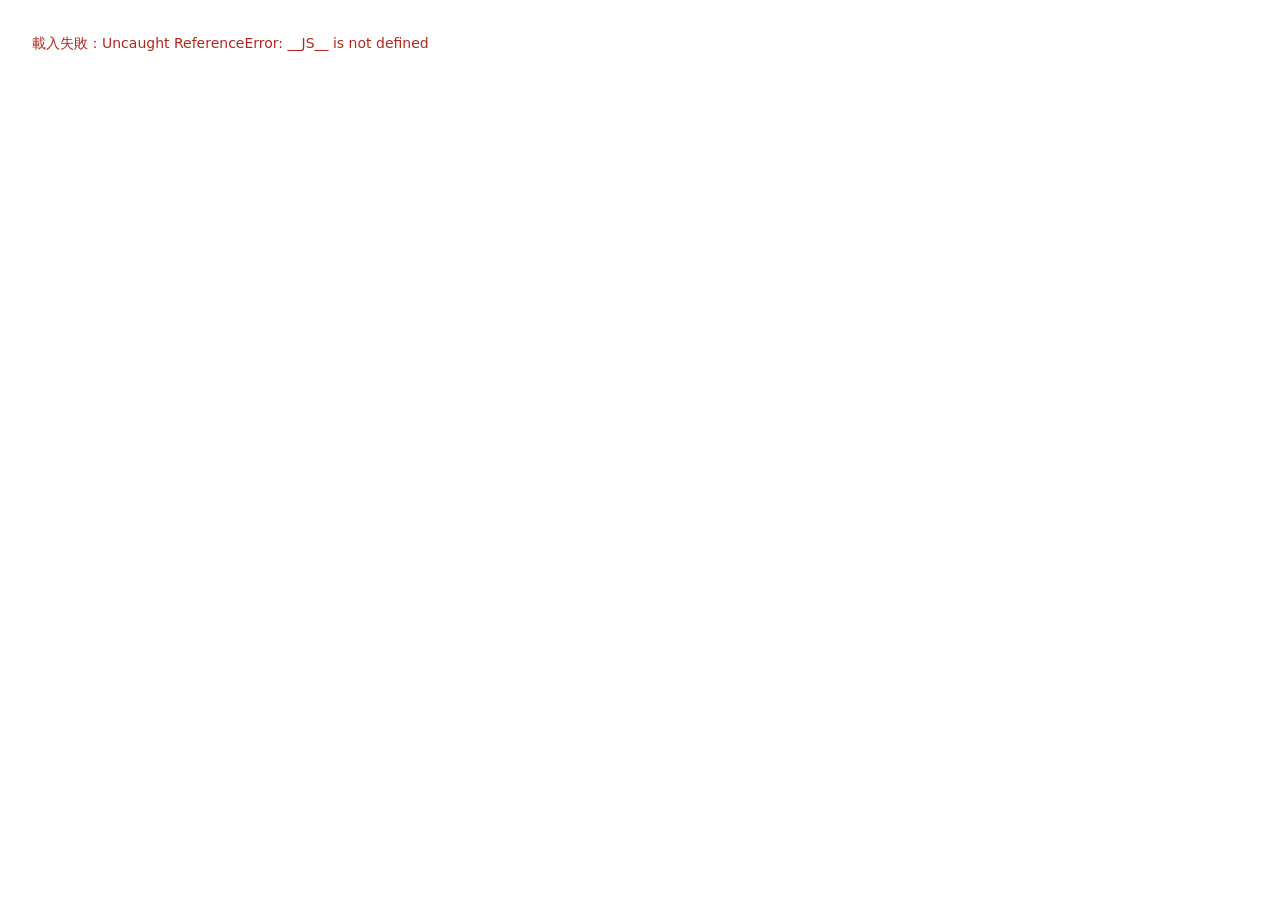
<file: src/00-head.html>
<!doctype html>
<html lang="zh-Hant">
<head>
<meta charset="utf-8">
<meta name="viewport" content="width=device-width, initial-scale=1, viewport-fit=cover, maximum-scale=1, user-scalable=no">
<meta name="apple-mobile-web-app-capable" content="yes">
<meta name="mobile-web-app-capable" content="yes">
<meta name="apple-mobile-web-app-status-bar-style" content="default">
<meta name="theme-color" content="#f7f3ea">
<title>聽力練習</title>
<link rel="icon" href="data:image/svg+xml,%3Csvg xmlns='http://www.w3.org/2000/svg' viewBox='0 0 64 64'%3E%3Crect width='64' height='64' rx='14' fill='%232f6f4f'/%3E%3Cpath d='M20 16v32M30 16v32M40 16v32' stroke='%23f7f3ea' stroke-width='5' stroke-linecap='round'/%3E%3C/svg%3E">
<style>
__CSS__
</style>
<script>
window.addEventListener('error', function (e) {
  var el = document.getElementById('app');
  if (el && !el.dataset.rendered) {
    el.innerHTML = '<div style="padding:24px;font:14px/1.7 system-ui;color:#b3261e">載入失敗：' + (e.message || '不明錯誤') + '</div>';
  }
});
</script>
</head>
<body>
<div id="app"></div>
<div id="toast"></div>
<script>
__JS__
</script>
</body>
</html>
</file>
